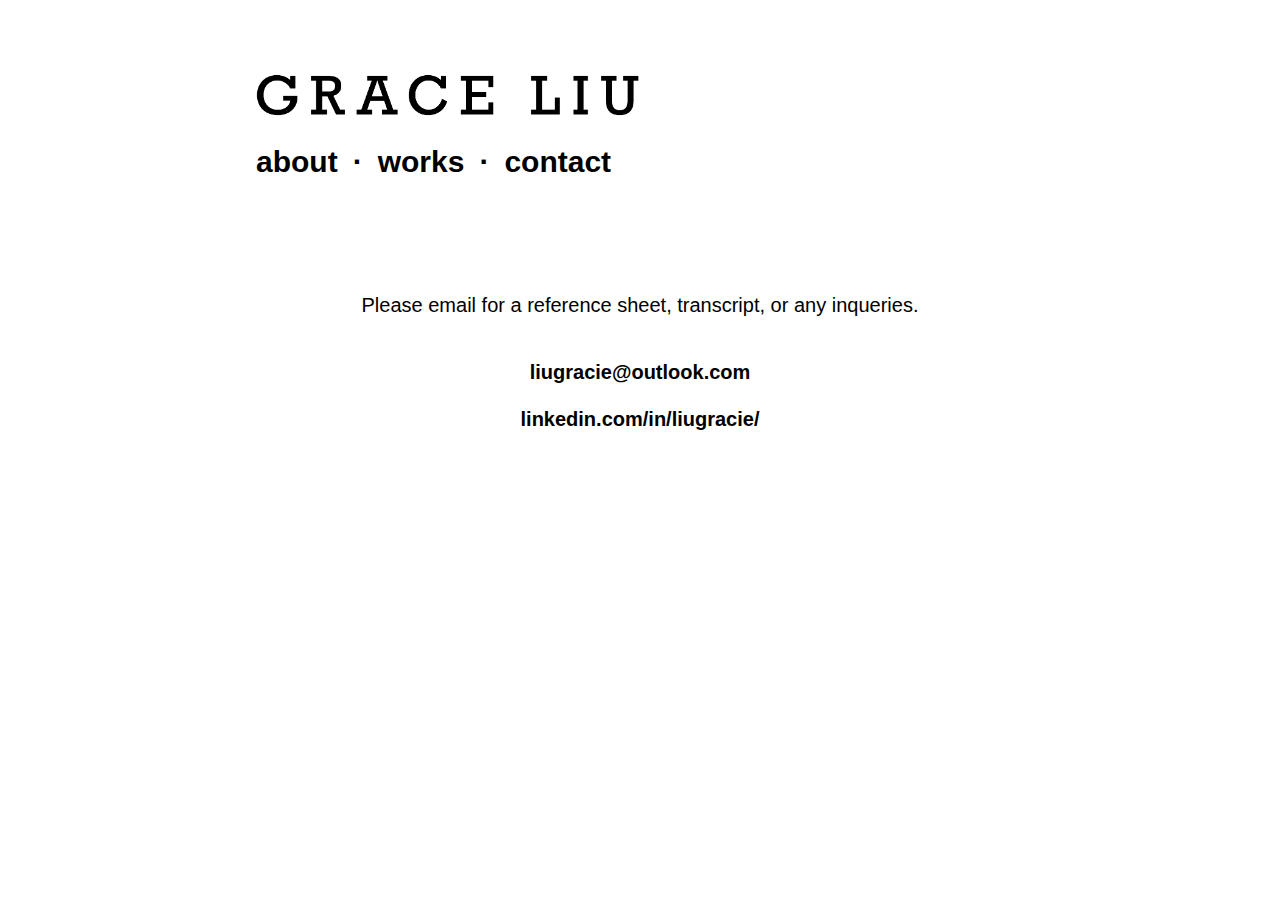
<file: contact.html>
<!DOCTYPE html>
<html lang="en">

<head>
    <meta charset="UTF-8">
    <meta name="viewport" content="width=device-width, initial-scale=1.0">
    <title>Contact</title> 
    <link rel="icon" type="image/icon" href="GreenTurtle.png">
    <link rel="stylesheet" href="style.css">
</head>

<body>

    <div class="wrapper"> 
        <home>
           <a href="index.html"><image class="home" src="Home.png"></image></a>
        </home>
        
        <nav class="navbar">
          <ul>
            <li>
              <a href="about.html"><strong>about</strong></a>
            </li>
            <li>
              <strong>&middot</strong>
            </li>
            <li>
              <a href="works.html"><strong>works</strong></a>
            </li>
            <li>
              <strong>&middot</strong>
            </li>
            <li>
              <a href="contact.html"><strong>contact</strong></a>
             </li>
          </ul>
        </nav>
  
        <article class="contact">
          <h3>
            Please email for a reference sheet, transcript, or any inqueries. 
          <h3> 
        </article> 

        <list class="list">
            <ul>
                <li>
                  <a href="mailto:liugracie@outlook.com"><strong>liugracie@outlook.com</strong></a>
                </li>
                <li>
                  <a href="#"><strong>linkedin.com/in/liugracie/</strong></a>
                </li>
              </ul>
        </list>
      </div>
    
</body>

</html>
</file>
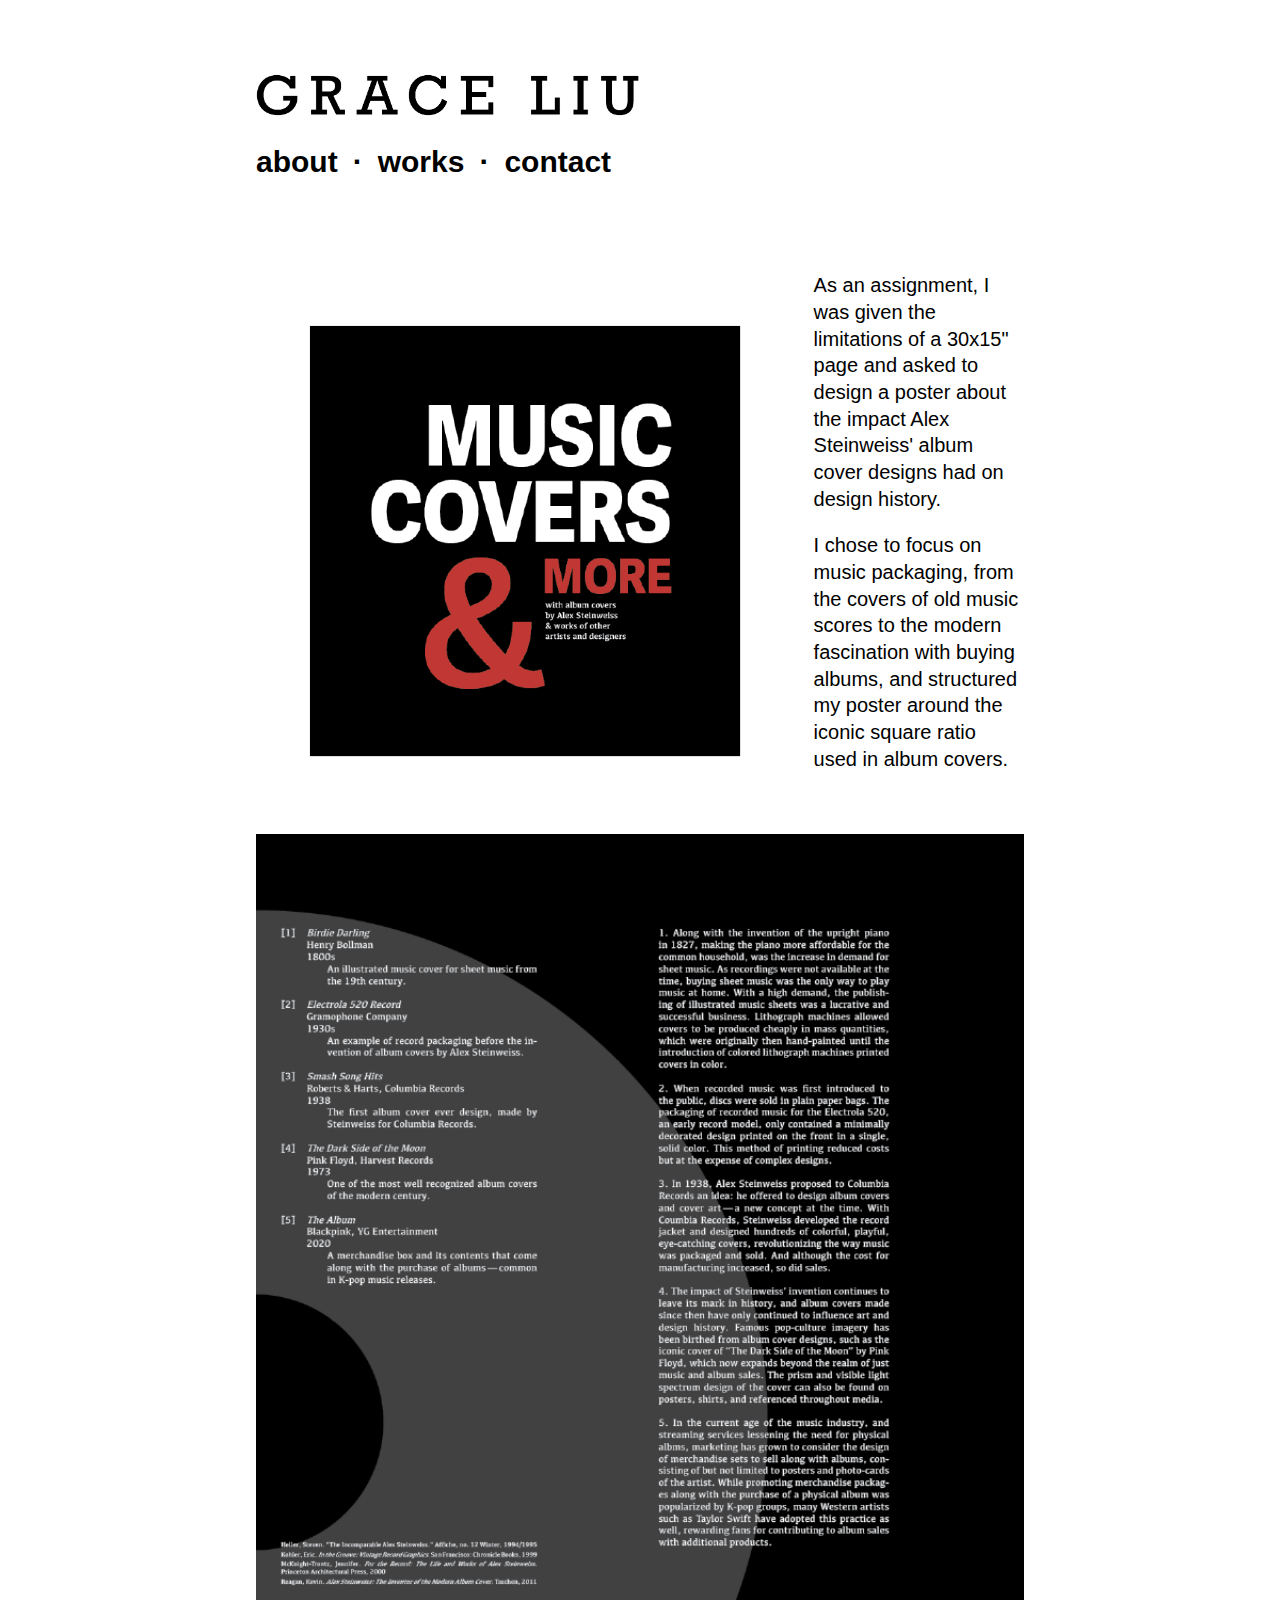
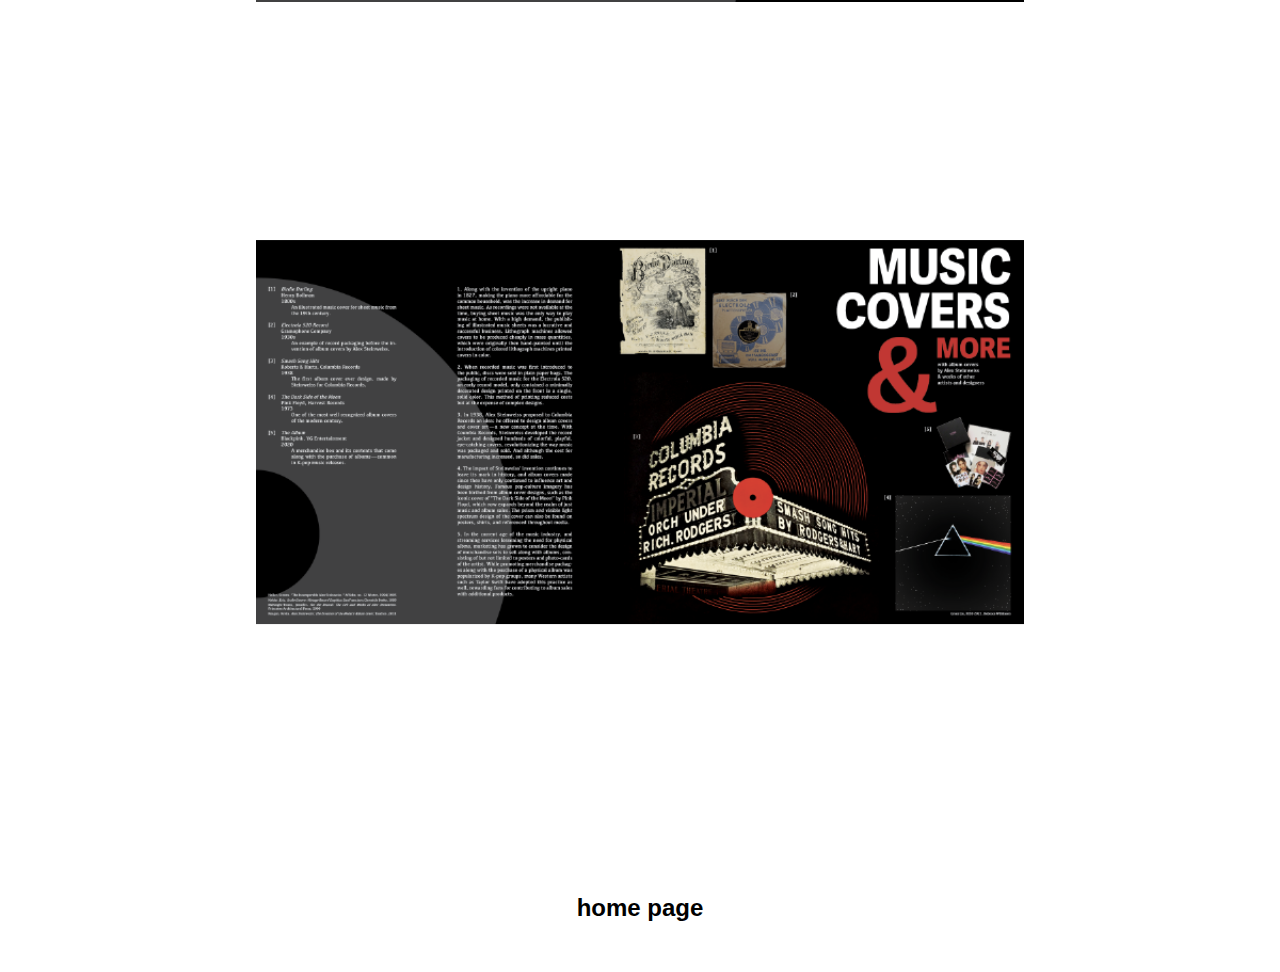
<file: project10.html>
<!DOCTYPE html>
<html lang="en">

<head>
    <meta charset="UTF-8">
    <meta name="viewport" content="width=device-width, initial-scale=1.0">
    <title>Grace Liu - Portfolio</title> 
    <link rel="icon" type="image/icon" href="Icon.png">
    <link rel="stylesheet" href="style.css">
</head>

<body>

    <div class="wrapper"> 
      <home>
        <a href="index.html"><image class="home" src="Home.png"></image></a>
      </home>
      
      <nav class="navbar">
        <ul>
          <li>
            <a href="about.html"><strong>about</strong></a>
          </li>
          <li>
            <strong>&middot</strong>
          </li>
          <li>
            <a href="works.html"><strong>works</strong></a>
          </li>
          <li>
            <strong>&middot</strong>
          </li>
          <li>
            <a href="contact.html"><strong>contact</strong></a>
           </li>
        </ul>
      </nav>

      <image>
        <img class="image" src="Music Covers 1.png">
      </image>

      <article class="info"> 
        <h4>
            <strong>Music Covers</strong> 
        </h4>
        <p>
            As an assignment, I was given the limitations of a 30x15" page and 
            asked to design a poster about the impact Alex Steinweiss' album 
            cover designs had on design history. 
        </p> 
        <p>
          I chose to focus on music packaging, from the covers of old music scores 
          to the modern fascination with buying albums, and structured my poster 
          around the iconic square ratio used in album covers. 
        </p> 
      </article> 

      <image>
        <img class="project" src="Music Covers 3.png">
      </image>
      <image>
        <img class="project" src="Music Covers 4.png">
      </image>
    </div>
    
    <h1>
      <a href="index.html" class="button"><strong>home page</strong></a>
    </h1>

  </body>

</html>
</file>
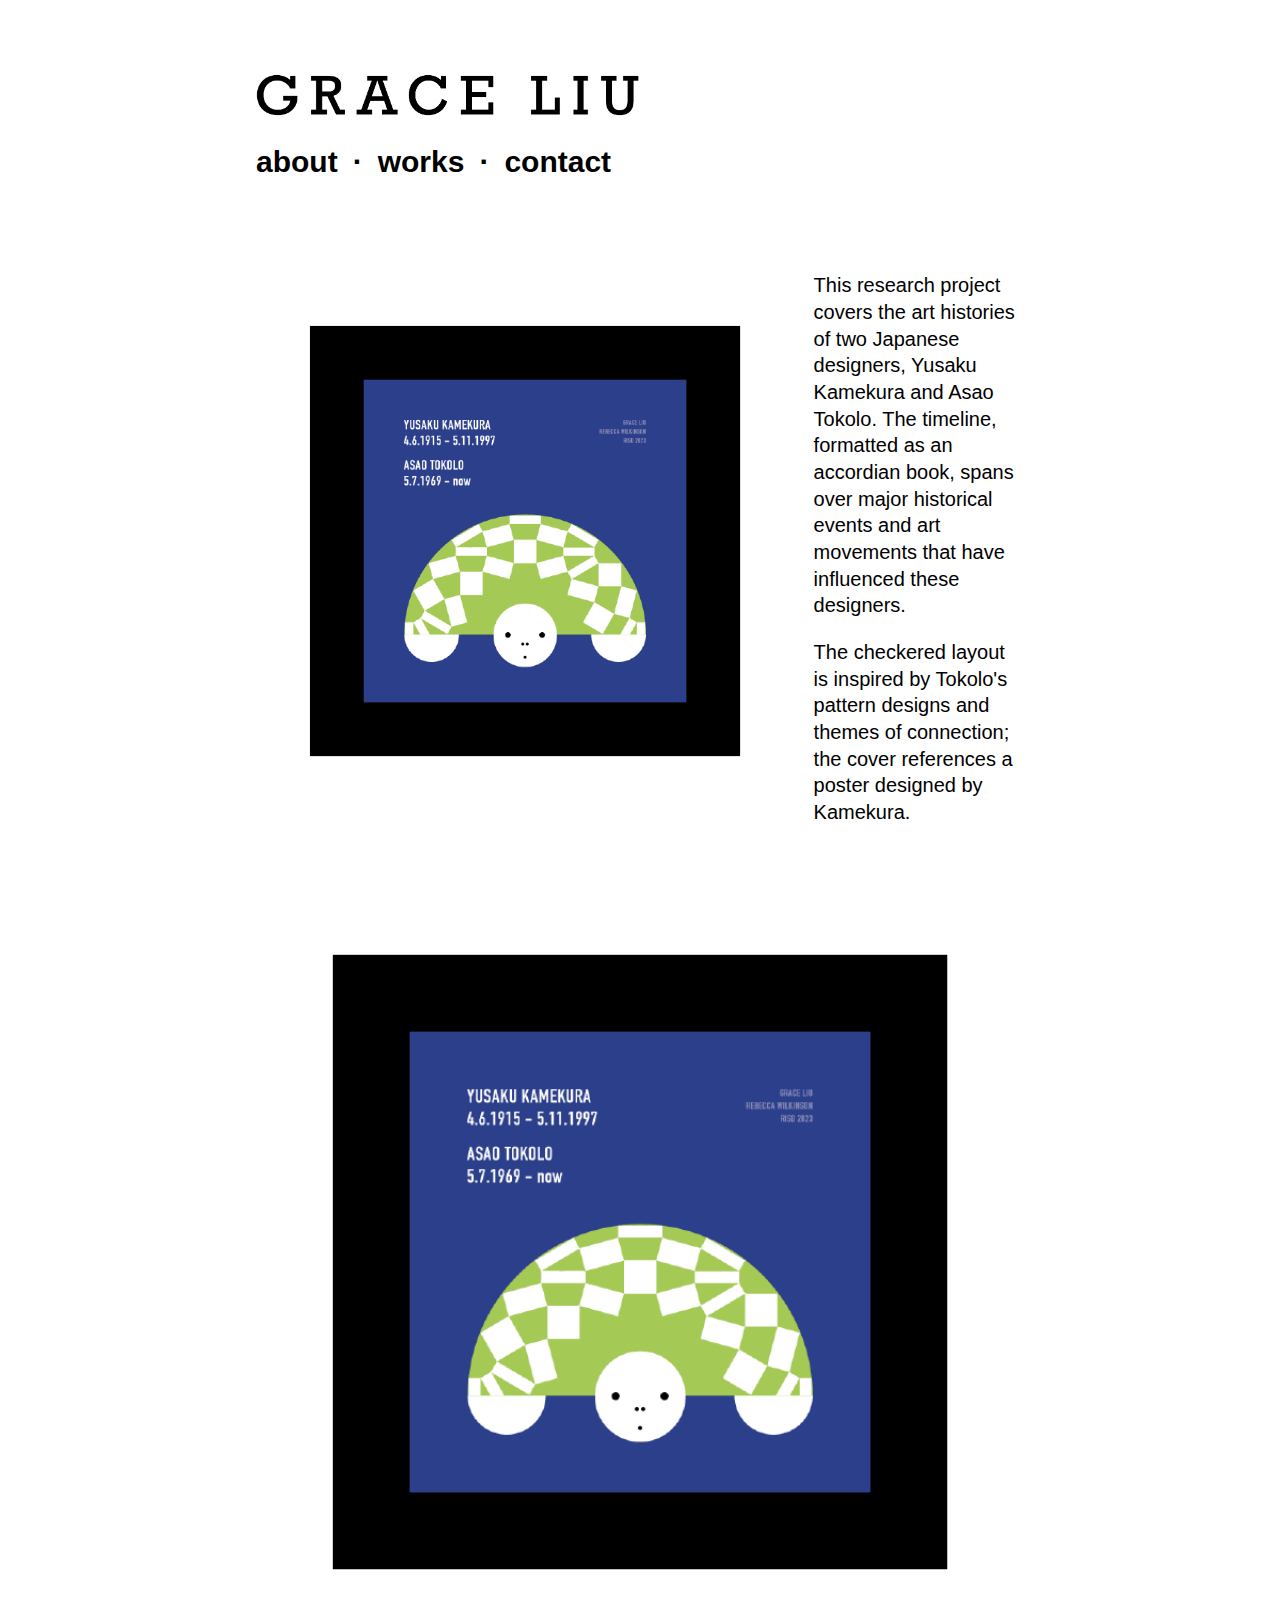
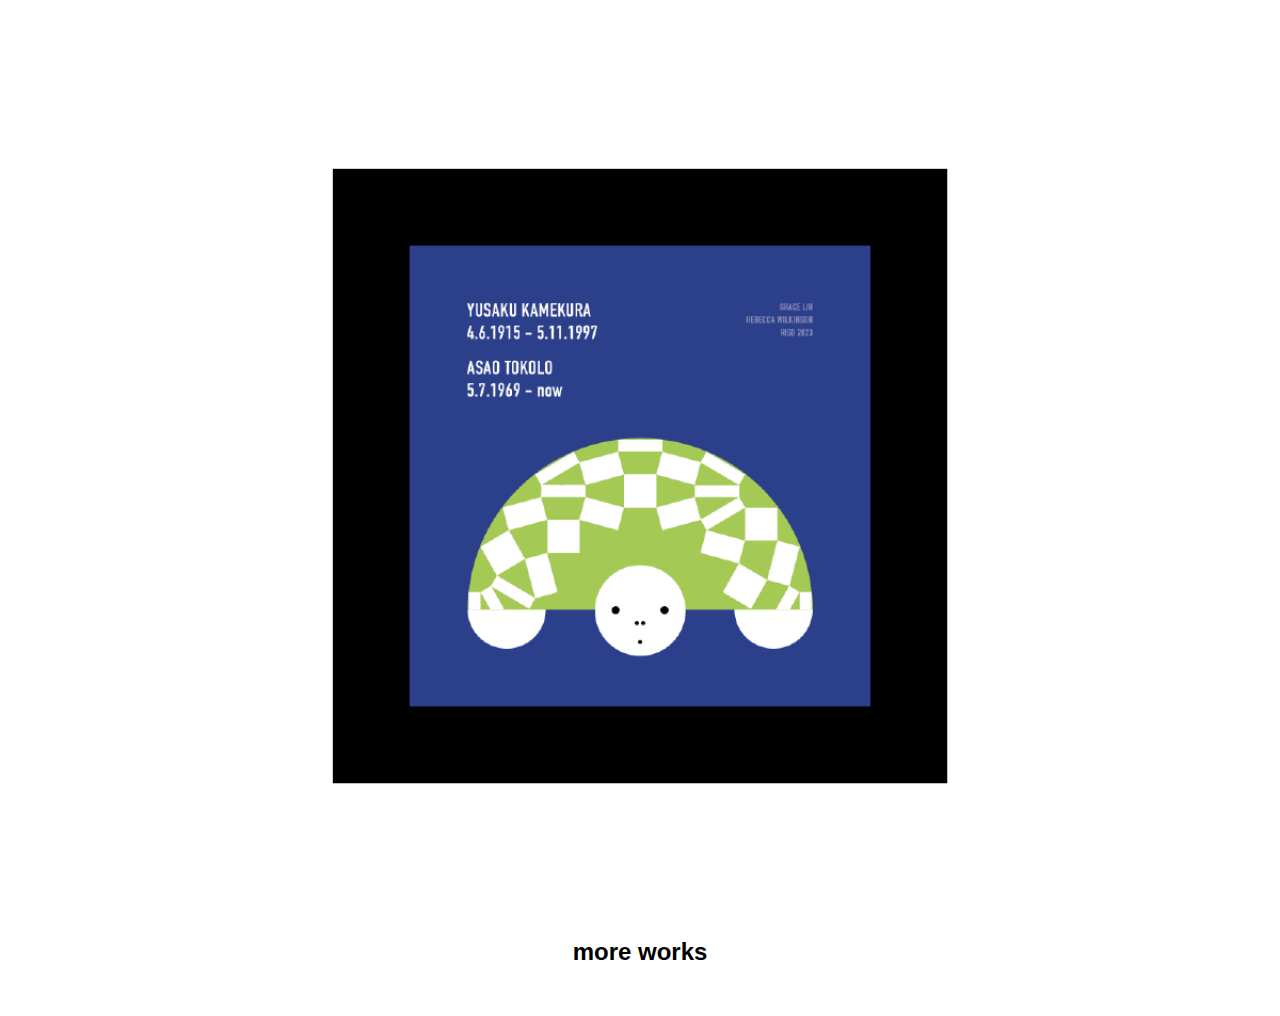
<file: project3.html>
<!DOCTYPE html>
<html lang="en">

<head>
    <meta charset="UTF-8">
    <meta name="viewport" content="width=device-width, initial-scale=1.0">
    <title>Grace Liu - Portfolio</title> 
    <link rel="icon" type="image/icon" href="Icon.png">
    <link rel="stylesheet" href="style.css">
</head>

<body>

    <div class="wrapper"> 
      <home>
        <a href="index.html"><image class="home" src="Home.png"></image></a>
      </home>
      
      <nav class="navbar">
        <ul>
          <li>
            <a href="about.html"><strong>about</strong></a>
          </li>
          <li>
            <strong>&middot</strong>
          </li>
          <li>
            <a href="works.html"><strong>works</strong></a>
          </li>
          <li>
            <strong>&middot</strong>
          </li>
          <li>
            <a href="contact.html"><strong>contact</strong></a>
           </li>
        </ul>
      </nav>

      <image>
        <img class="image" src="2Designers 1.png">
      </image>

      <article class="info"> 
        <h4>
            <strong>2Designers</strong> 
        </h4>
        <p>
            This research project covers the art histories of two Japanese designers, 
            Yusaku Kamekura and Asao Tokolo. The timeline, formatted as an accordian 
            book, spans over major historical events and art movements that have 
            influenced these designers. 
        </p> 
        <p>
            The checkered layout is inspired by Tokolo's pattern designs and themes of 
            connection; the cover references a poster designed by Kamekura. 
        </p> 
      </article> 

      <image>
        <img class="project" src="2Designers 1.png">
      </image>
      <image>
        <img class="project" src="2Designers 1.png">
      </image>
    </div>

    <div class="footer">
      <h1>
        <a href="project4.html"><strong>more works</strong></a>
      </h1>
    </div>
  </body>

</html>
</file>
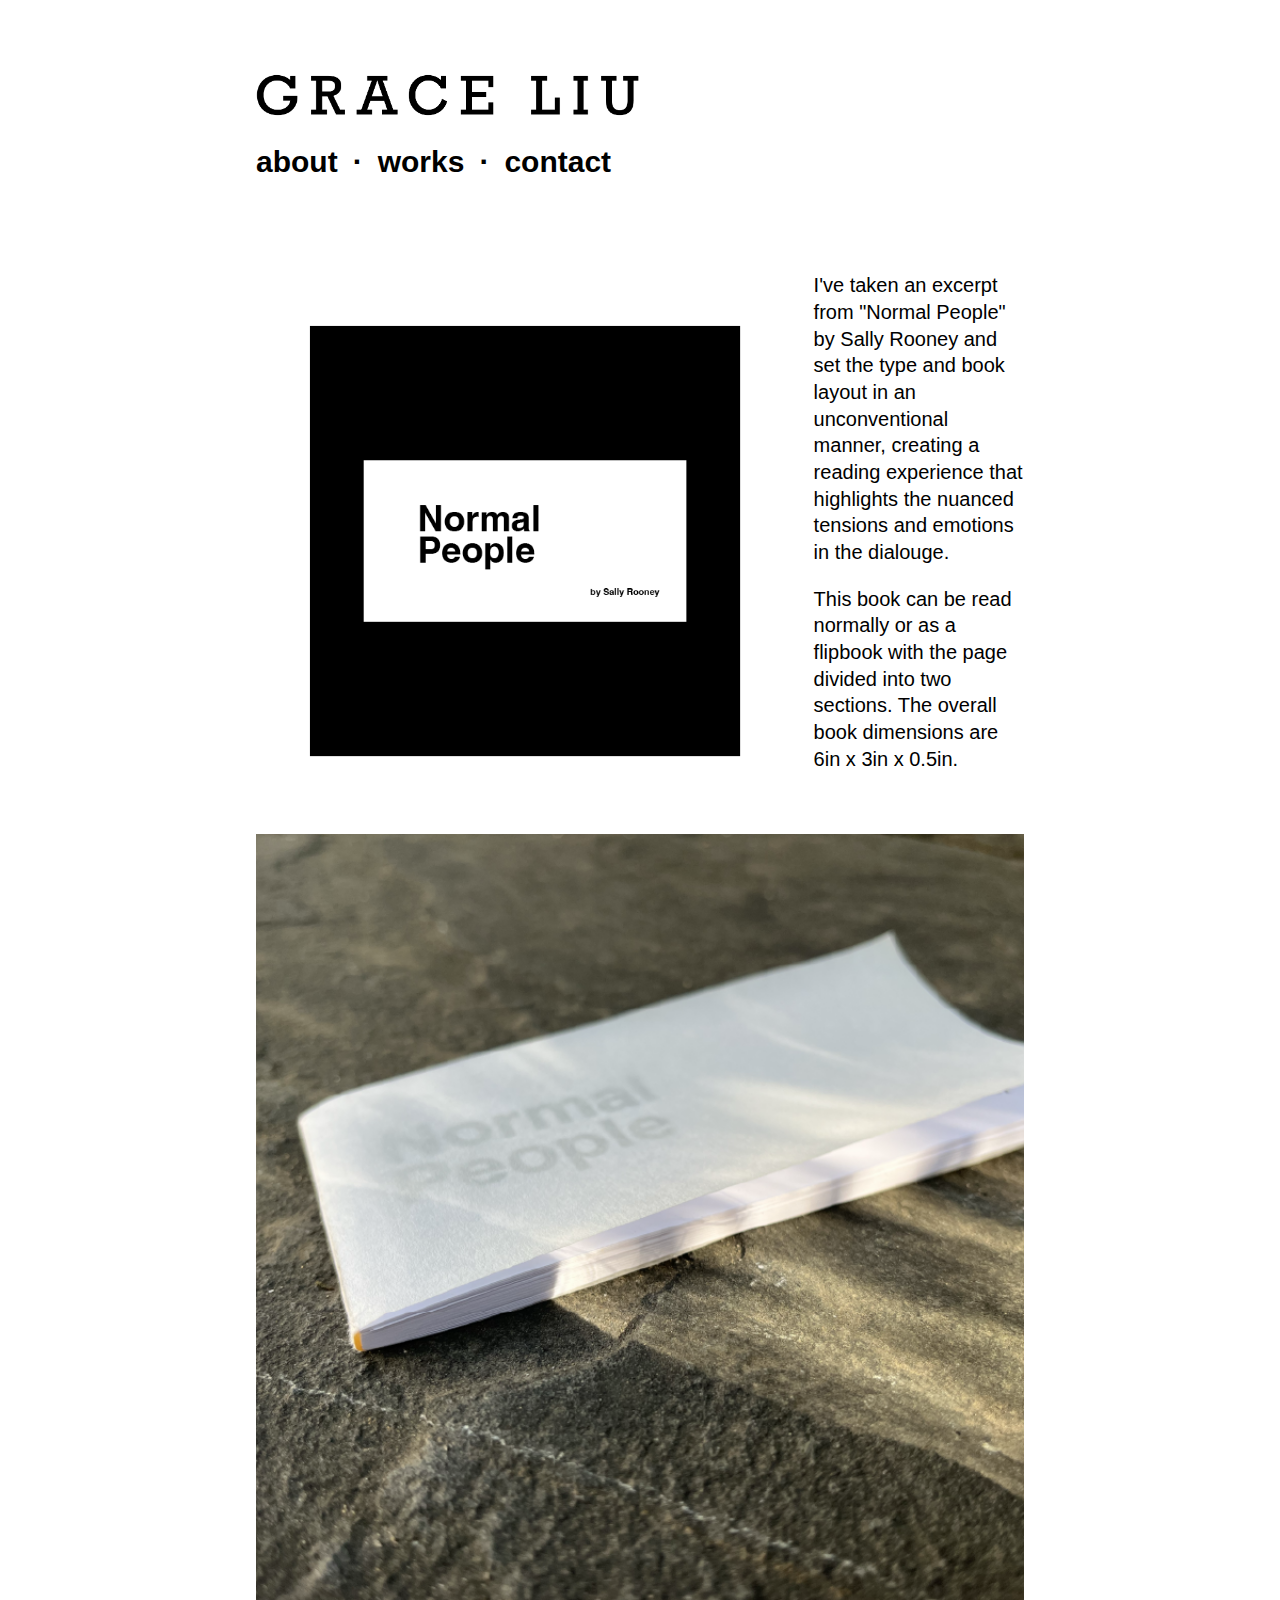
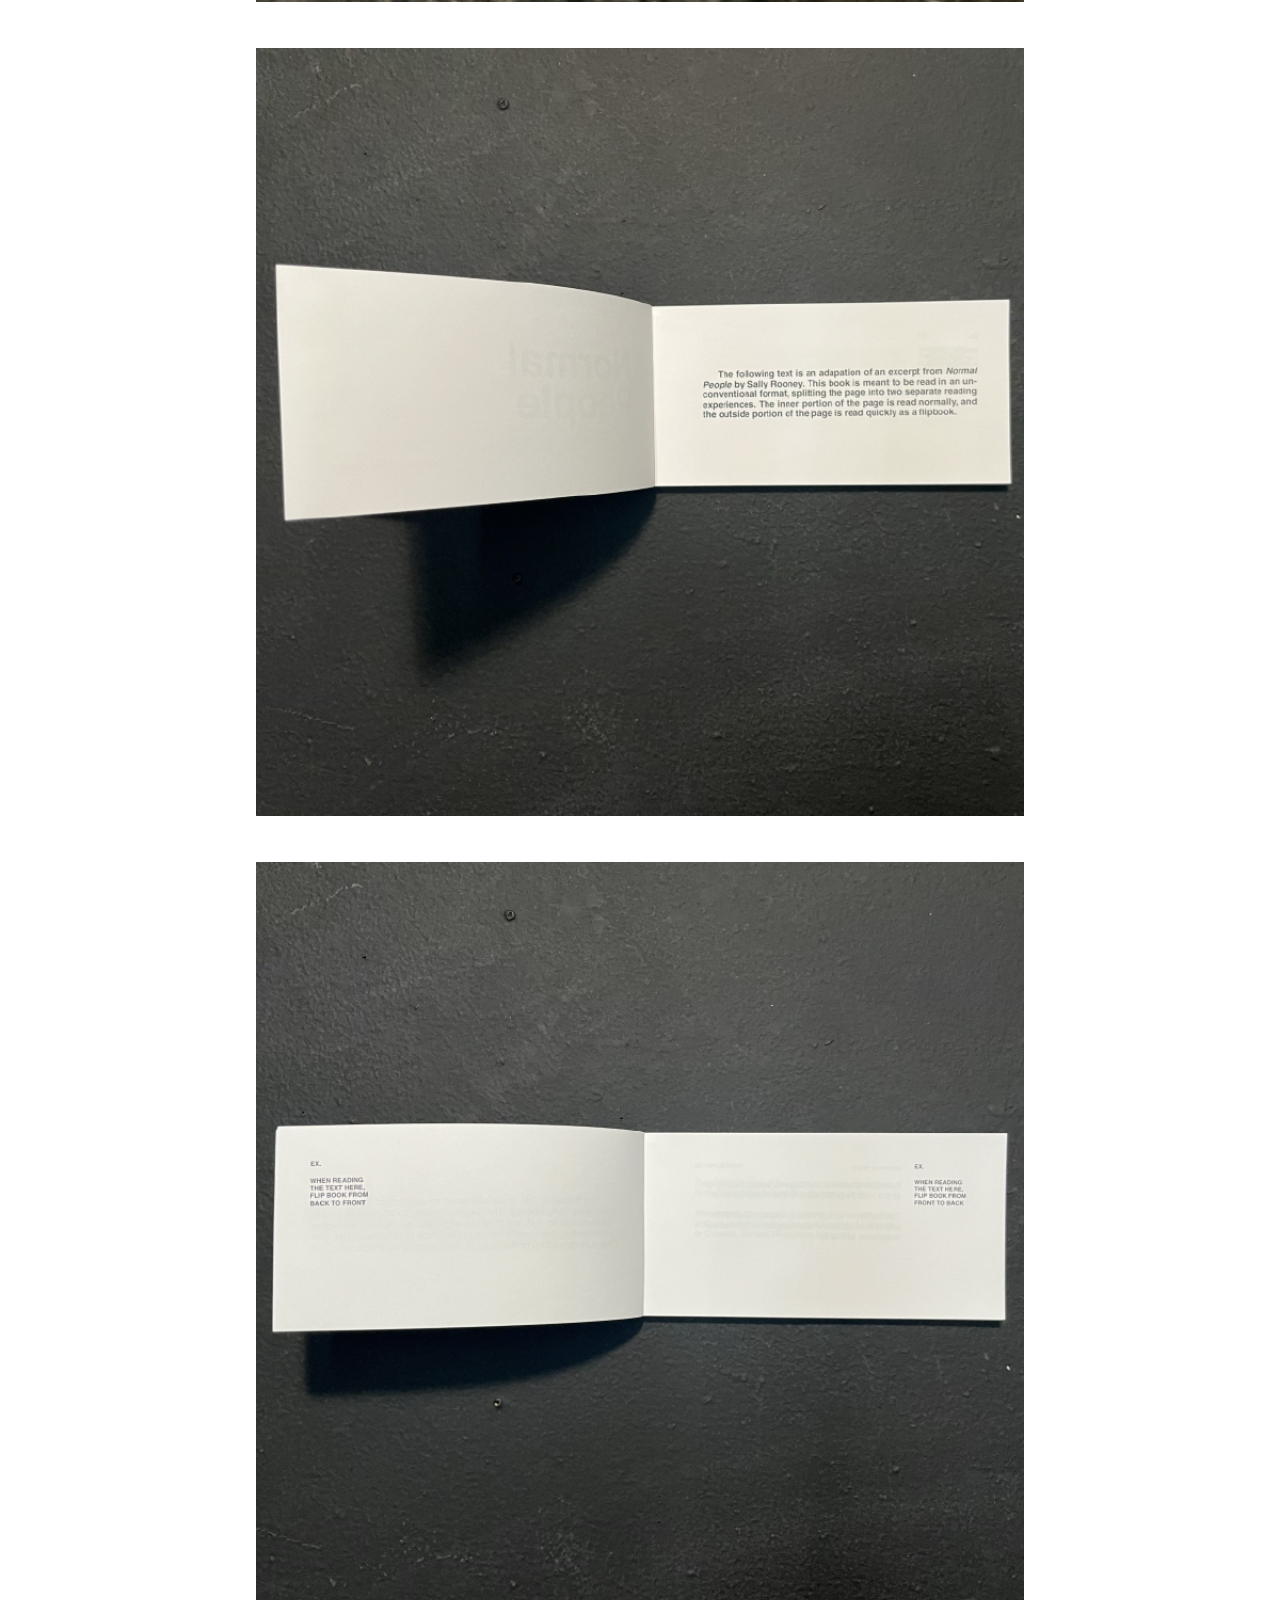
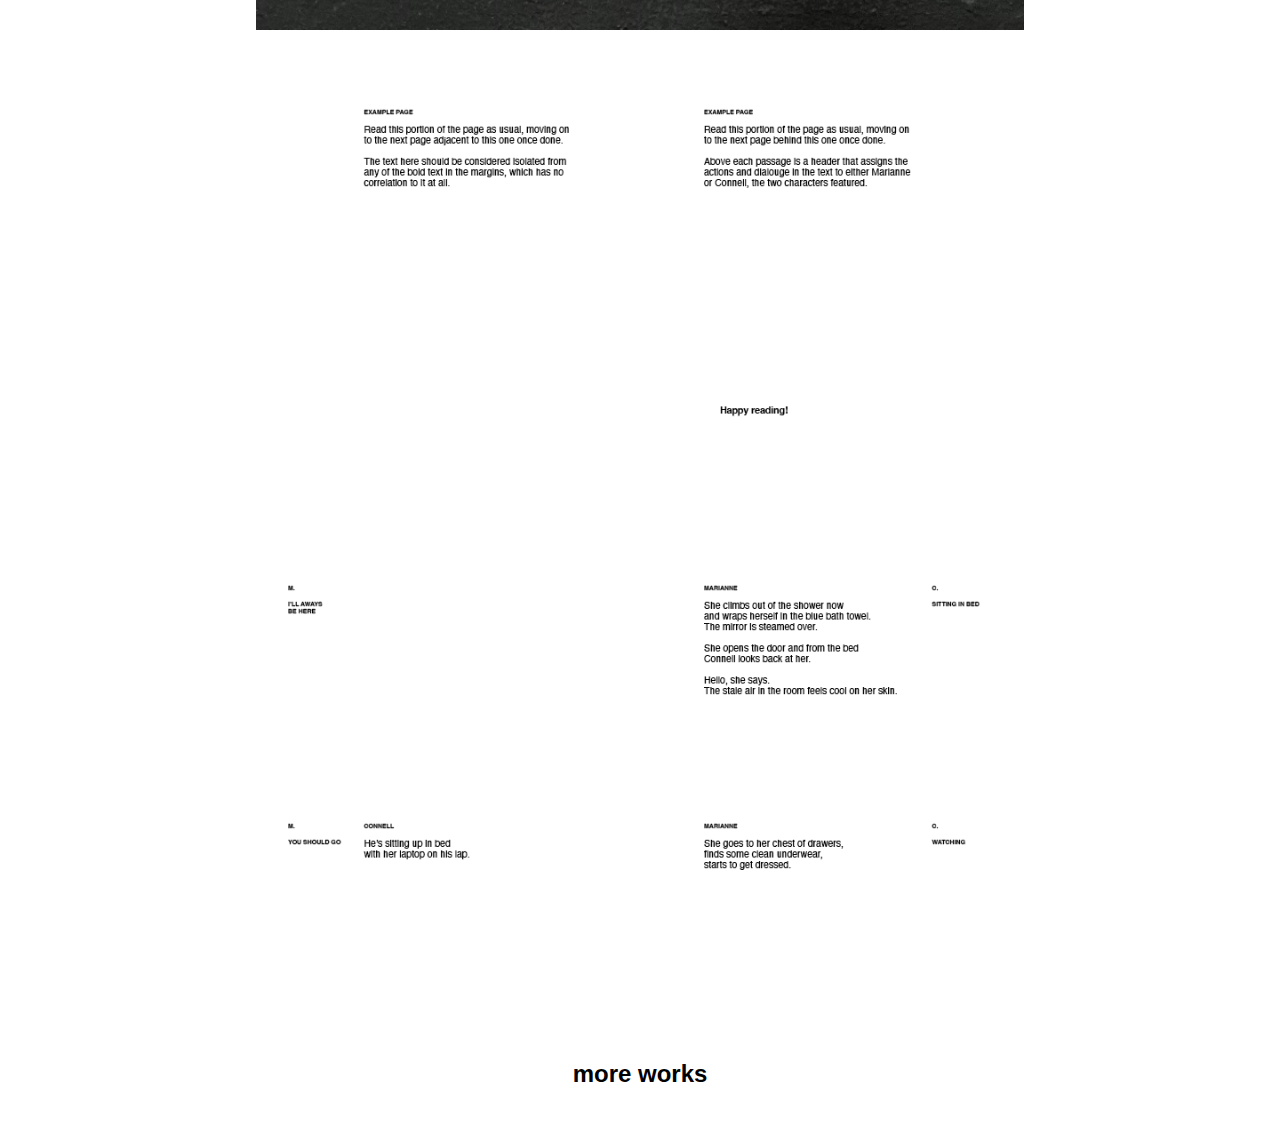
<file: project4.html>
<!DOCTYPE html>
<html lang="en">

<head>
    <meta charset="UTF-8">
    <meta name="viewport" content="width=device-width, initial-scale=1.0">
    <title>Grace Liu - Portfolio</title> 
    <link rel="icon" type="image/icon" href="Icon.png">
    <link rel="stylesheet" href="style.css">
</head>

<body>

    <div class="wrapper"> 
      <home>
        <a href="index.html"><image class="home" src="Home.png"></image></a>
      </home>
      
      <nav class="navbar">
        <ul>
          <li>
            <a href="about.html"><strong>about</strong></a>
          </li>
          <li>
            <strong>&middot</strong>
          </li>
          <li>
            <a href="works.html"><strong>works</strong></a>
          </li>
          <li>
            <strong>&middot</strong>
          </li>
          <li>
            <a href="contact.html"><strong>contact</strong></a>
           </li>
        </ul>
      </nav>

      <image>
        <img class="image" src="Normal People 1.png">
      </image>

      <article class="info"> 
        <h4>
            <strong>Normal People</strong> 
        </h4>
        <p>
            I've taken an excerpt from "Normal People" by Sally Rooney and set the 
            type and book layout in an unconventional manner, creating a reading 
            experience that highlights the nuanced tensions and emotions in 
            the dialouge. 
        </p> 
        <p>
            This book can be read normally or as a flipbook with the page divided
            into two sections. The overall book dimensions are 6in x 3in x 0.5in. 
        </p> 
      </article> 

      <image>
        <img class="project" src="Normal People 4.png">
      </image>
      <image>
        <img class="project" src="Normal People 5.png">
      </image>
      <image>
        <img class="project" src="Normal People 6.png">
      </image>
      <image>
        <img class="project" src="Normal People 7.png">
      </image>
      <image>
        <img class="project" src="Normal People 8.png">
      </image>
      <image>
        <img class="project" src="Normal People 9.png">
      </image>
      <image>
        <img class="project" src="Normal People 10.png">
      </image>
    </div>
    
    <h1>
      <a href="project5.html" class="button"><strong>more works</strong></a>
    </h1>
  </body>

</html>
</file>
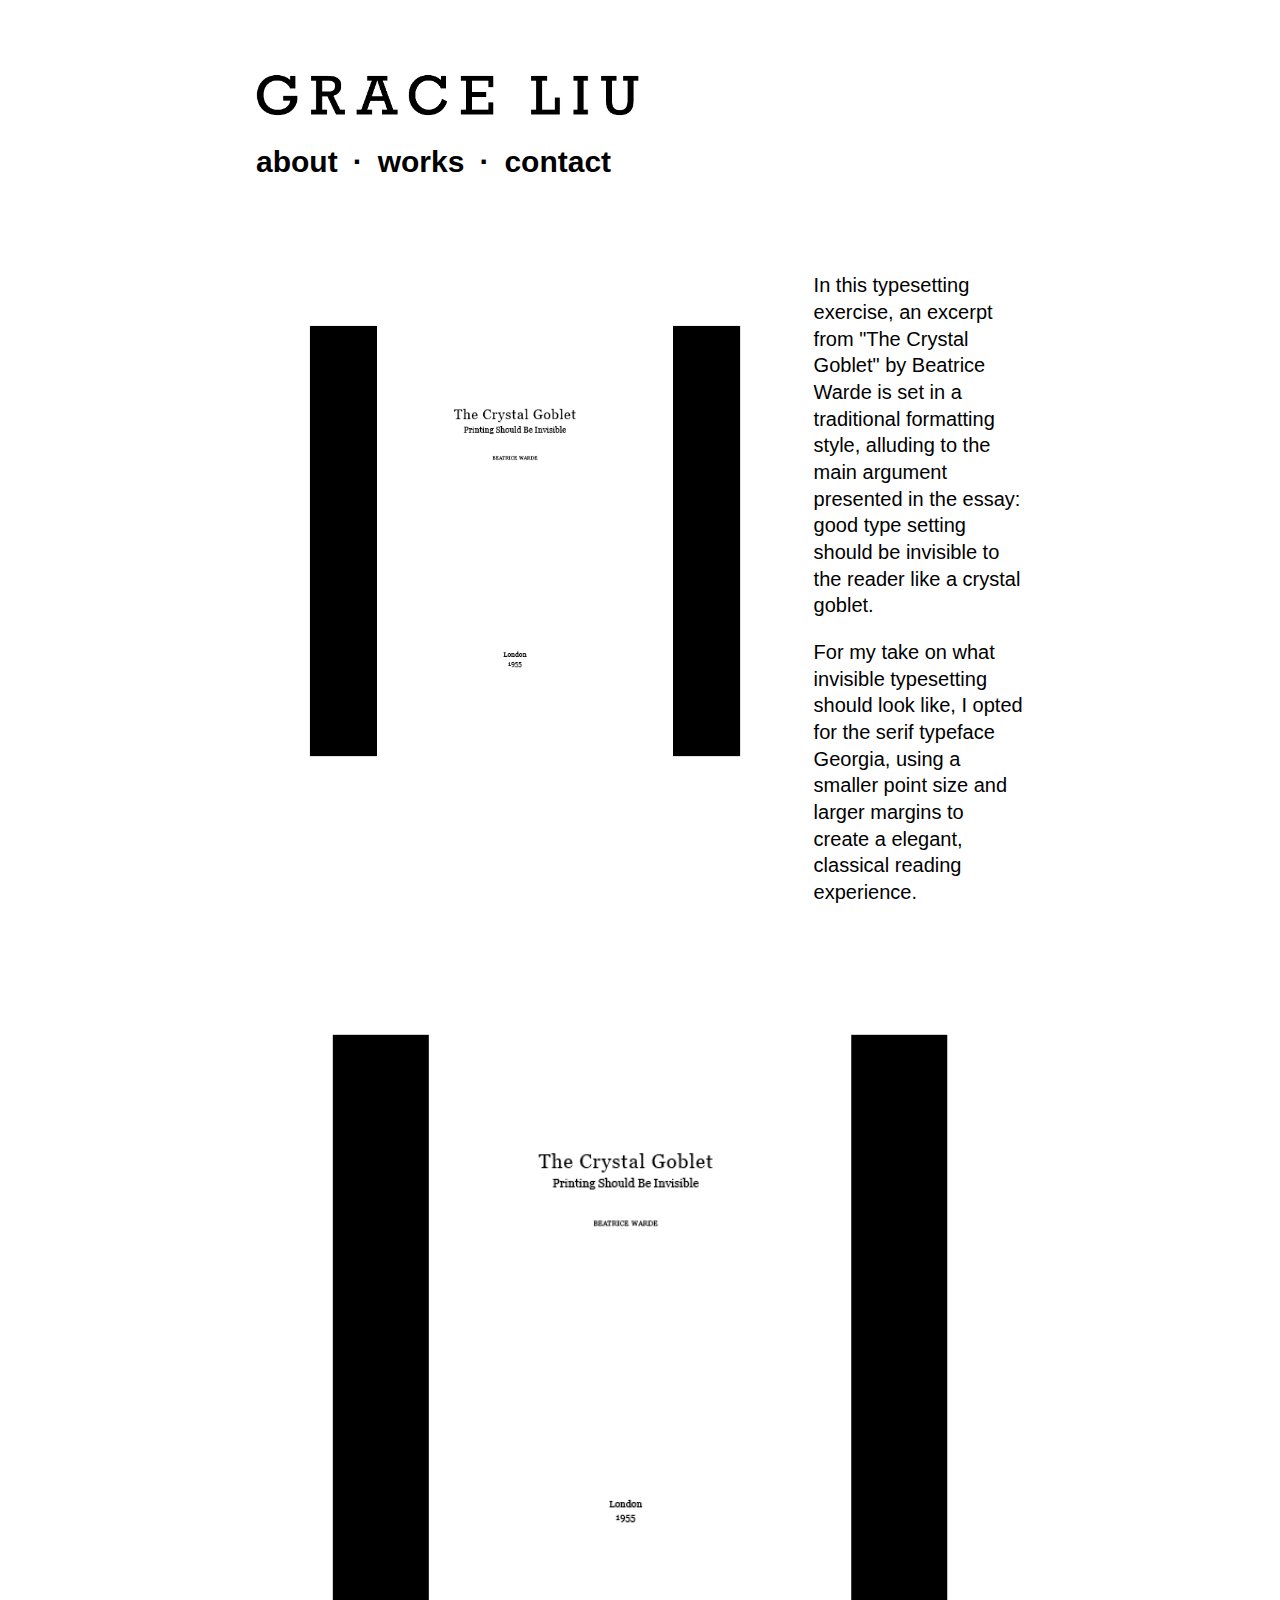
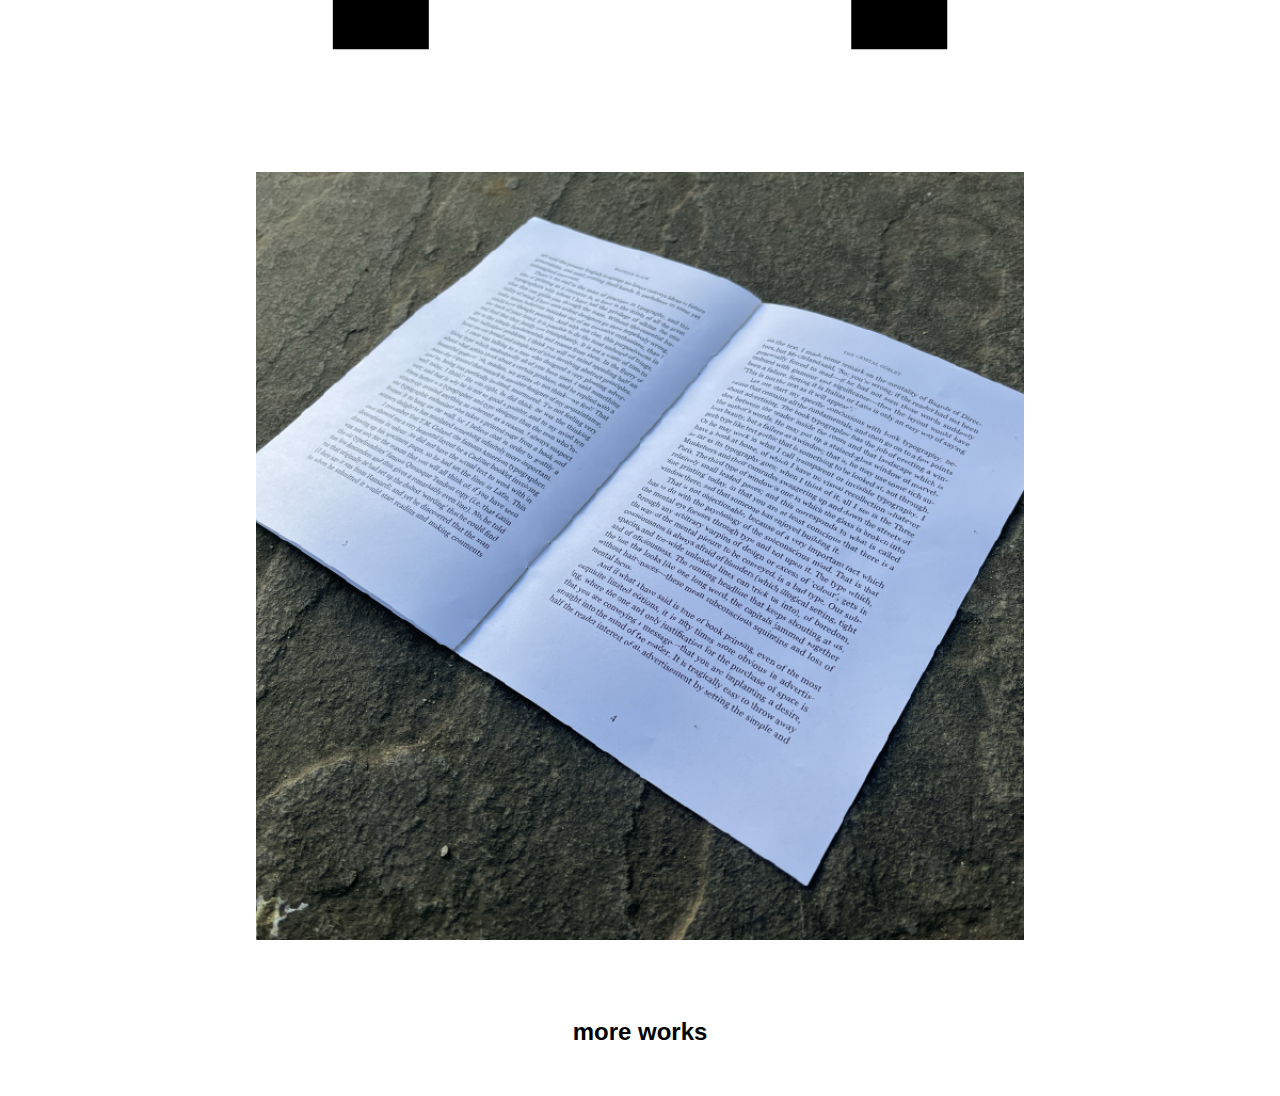
<file: project5.html>
<!DOCTYPE html>
<html lang="en">

<head>
    <meta charset="UTF-8">
    <meta name="viewport" content="width=device-width, initial-scale=1.0">
    <title>Grace Liu - Portfolio</title> 
    <link rel="icon" type="image/icon" href="Icon.png">
    <link rel="stylesheet" href="style.css">
</head>

<body>

    <div class="wrapper"> 
      <home>
        <a href="index.html"><image class="home" src="Home.png"></image></a>
      </home>
      
      <nav class="navbar">
        <ul>
          <li>
            <a href="about.html"><strong>about</strong></a>
          </li>
          <li>
            <strong>&middot</strong>
          </li>
          <li>
            <a href="works.html"><strong>works</strong></a>
          </li>
          <li>
            <strong>&middot</strong>
          </li>
          <li>
            <a href="contact.html"><strong>contact</strong></a>
           </li>
        </ul>
      </nav>

      <image>
        <img class="image" src="Crystal Goblet 1.png">
      </image>

      <article class="info"> 
        <h4>
            <strong>the Crystal Goblet</strong> 
        </h4>
        <p>
            In this typesetting exercise, an excerpt from "The Crystal Goblet" by 
            Beatrice Warde is set in a traditional formatting style, alluding 
            to the main argument presented in the essay: good type setting should 
            be invisible to the reader like a crystal goblet. 
        </p> 
        <p>
            For my take on what invisible typesetting should look like, I opted 
            for the serif typeface Georgia, using a smaller point size and larger 
            margins to create a elegant, classical reading experience. 
        </p> 
      </article> 

      <image>
        <img class="project" src="Crystal Goblet 1.png">
      </image>
      <image>
        <img class="project" src="Crystal Goblet 4.png">
      </image>
    </div>
    
    <div class="footer">
      <h1>
        <a href="project6.html"><strong>more works</strong></a>
      </h1>
    </div>
  </body>

</html>
</file>
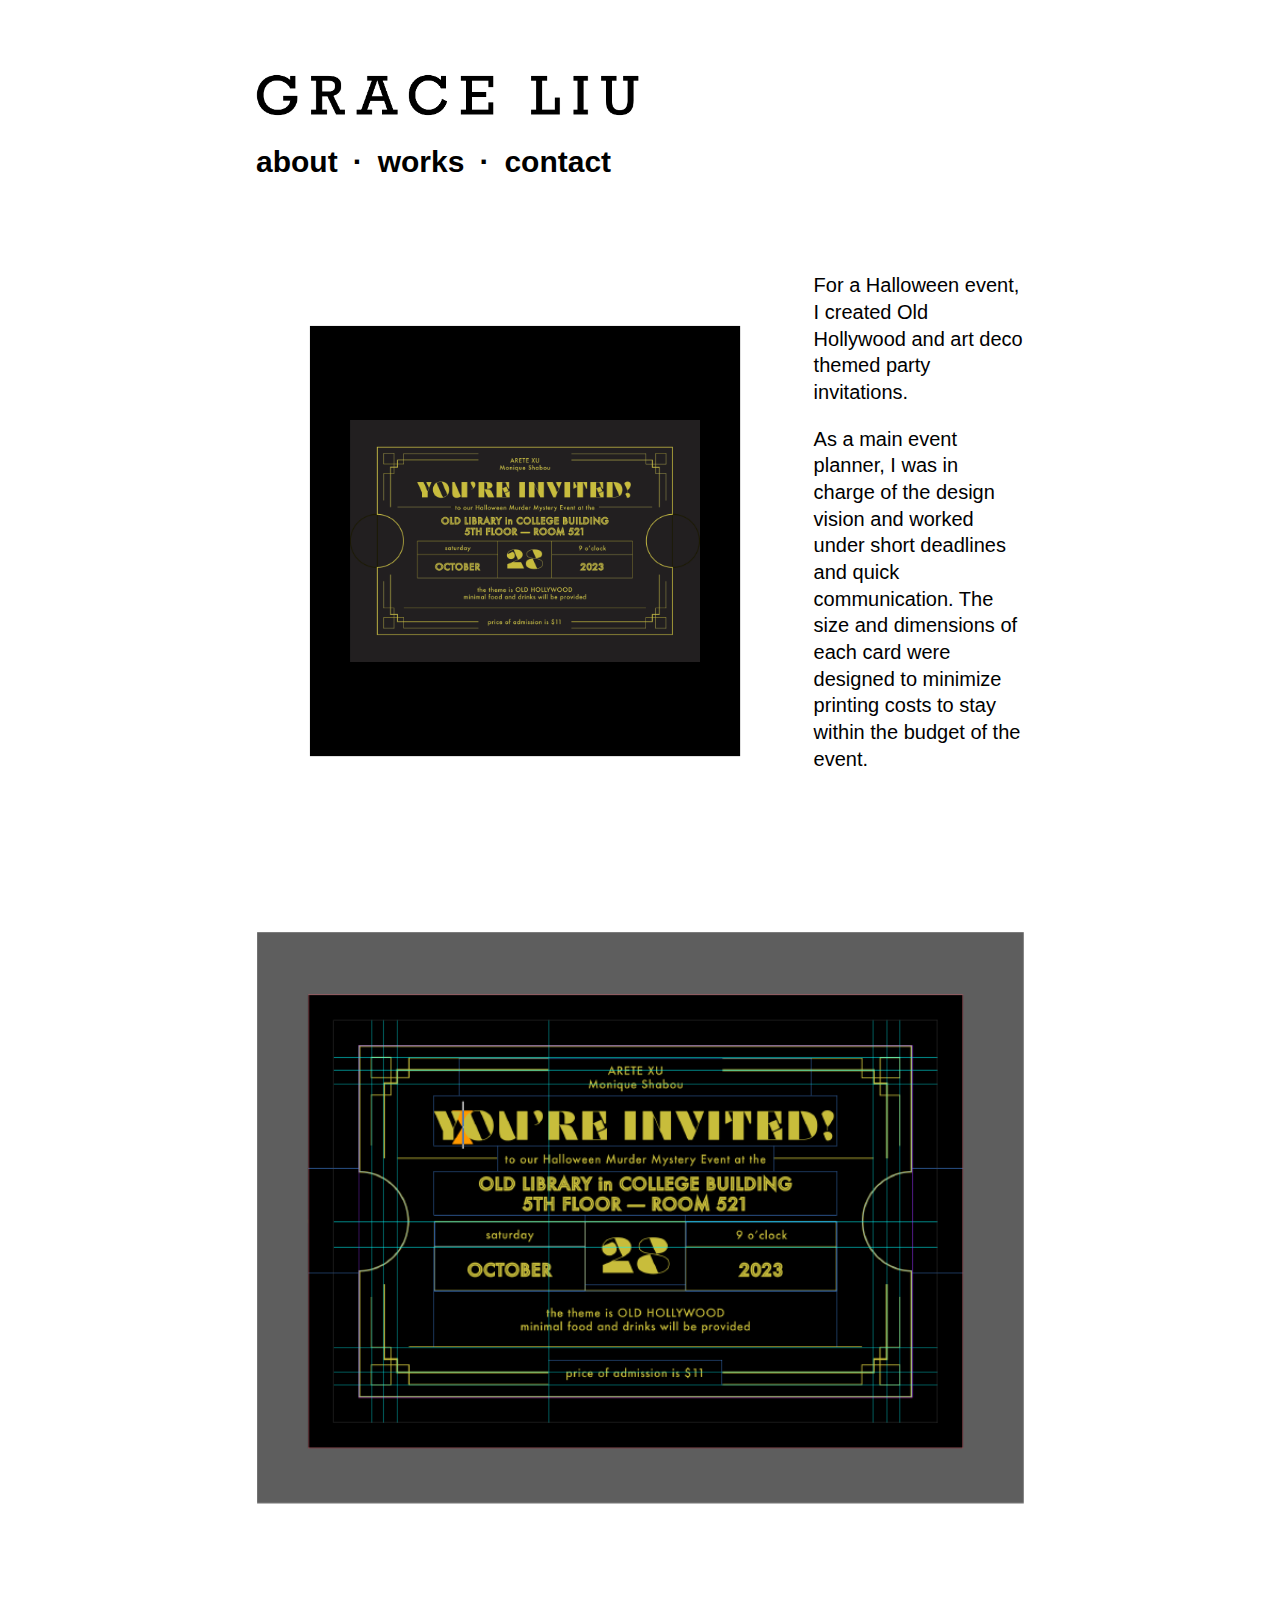
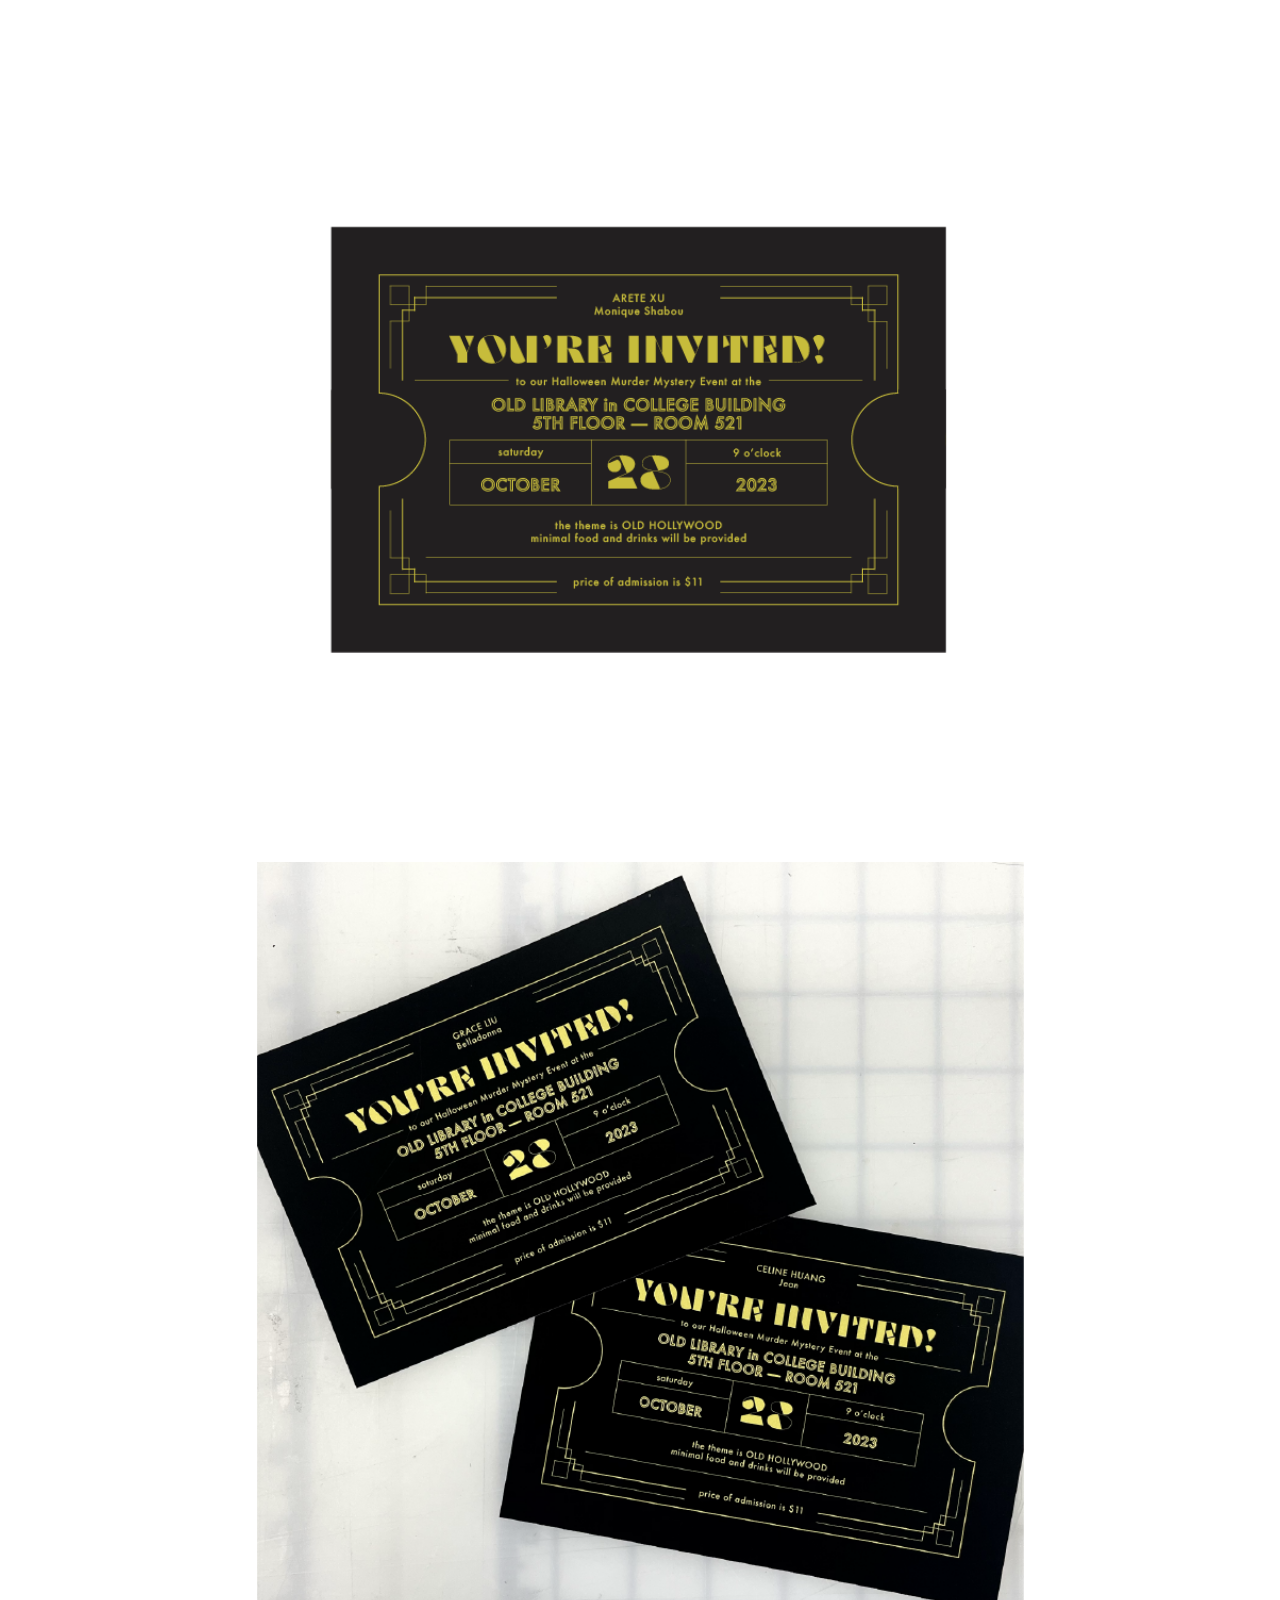
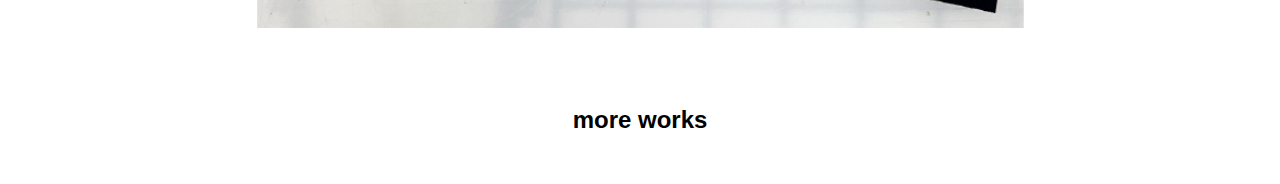
<file: project7.html>
<!DOCTYPE html>
<html lang="en">

<head>
    <meta charset="UTF-8">
    <meta name="viewport" content="width=device-width, initial-scale=1.0">
    <title>Grace Liu - Portfolio</title> 
    <link rel="icon" type="image/icon" href="Icon.png">
    <link rel="stylesheet" href="style.css">
</head>

<body>

    <div class="wrapper"> 
      <home>
        <a href="index.html"><image class="home" src="Home.png"></image></a>
      </home>
      
      <nav class="navbar">
        <ul>
          <li>
            <a href="about.html"><strong>about</strong></a>
          </li>
          <li>
            <strong>&middot</strong>
          </li>
          <li>
            <a href="works.html"><strong>works</strong></a>
          </li>
          <li>
            <strong>&middot</strong>
          </li>
          <li>
            <a href="contact.html"><strong>contact</strong></a>
           </li>
        </ul>
      </nav>

      <image>
        <img class="image" src="Invitation 1.png">
      </image>

      <article class="info"> 
        <h4>
            <strong>Party Invitations</strong> 
        </h4>
        <p>
            For a Halloween event, I created Old Hollywood and art deco themed party 
            invitations.  
        </p> 
        <p>
            As a main event planner, I was in charge of the design vision and worked 
            under short deadlines and quick communication. The size and dimensions of 
            each card were designed to minimize printing costs to stay within the 
            budget of the event. 
        </p> 
      </article> 

      <image>
        <img class="project" src="Invitation 4.png">
      </image>
      <image>
        <img class="project" src="Invitation 3.png">
      </image>
      <image>
        <img class="project" src="Invitation 2.png">
      </image>
    </div>
    
    <h1>
      <a href="project8.html" class="button"><strong>more works</strong></a>
    </h1>

  </body>

</html>
</file>
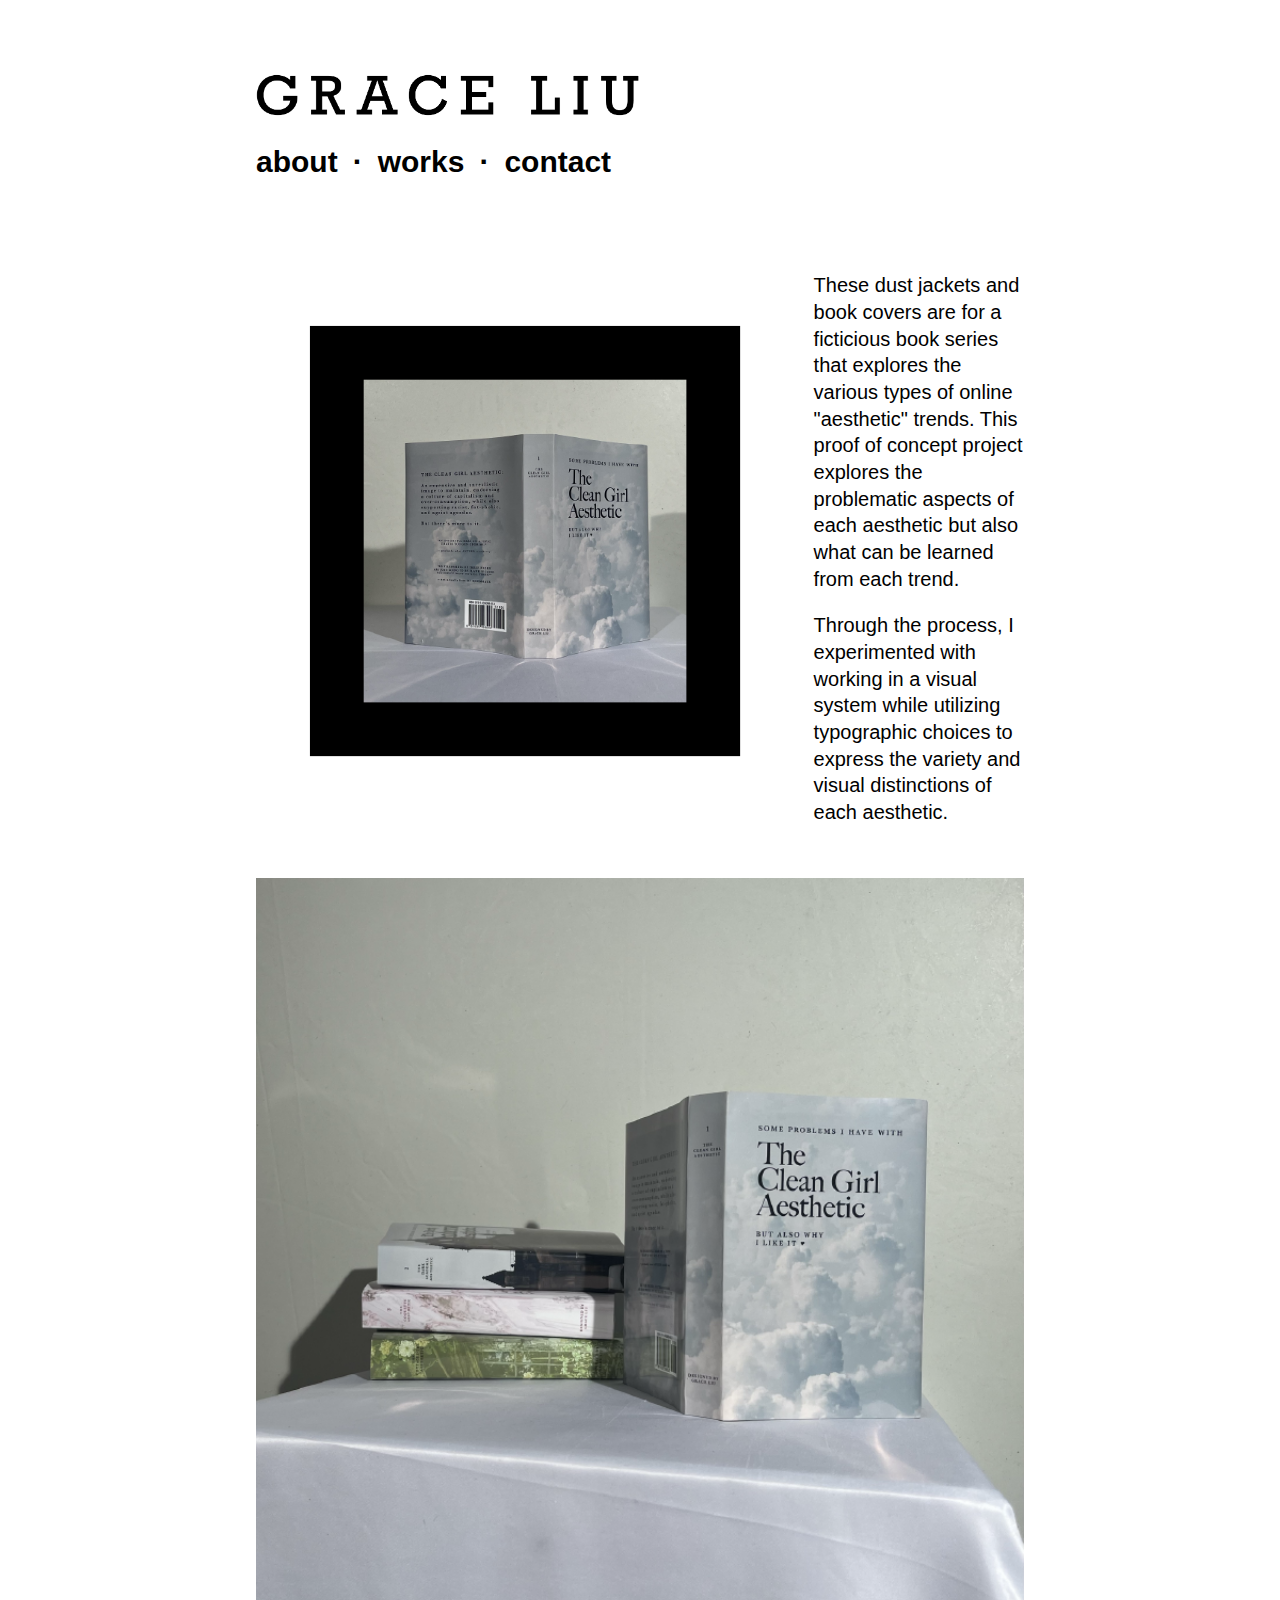
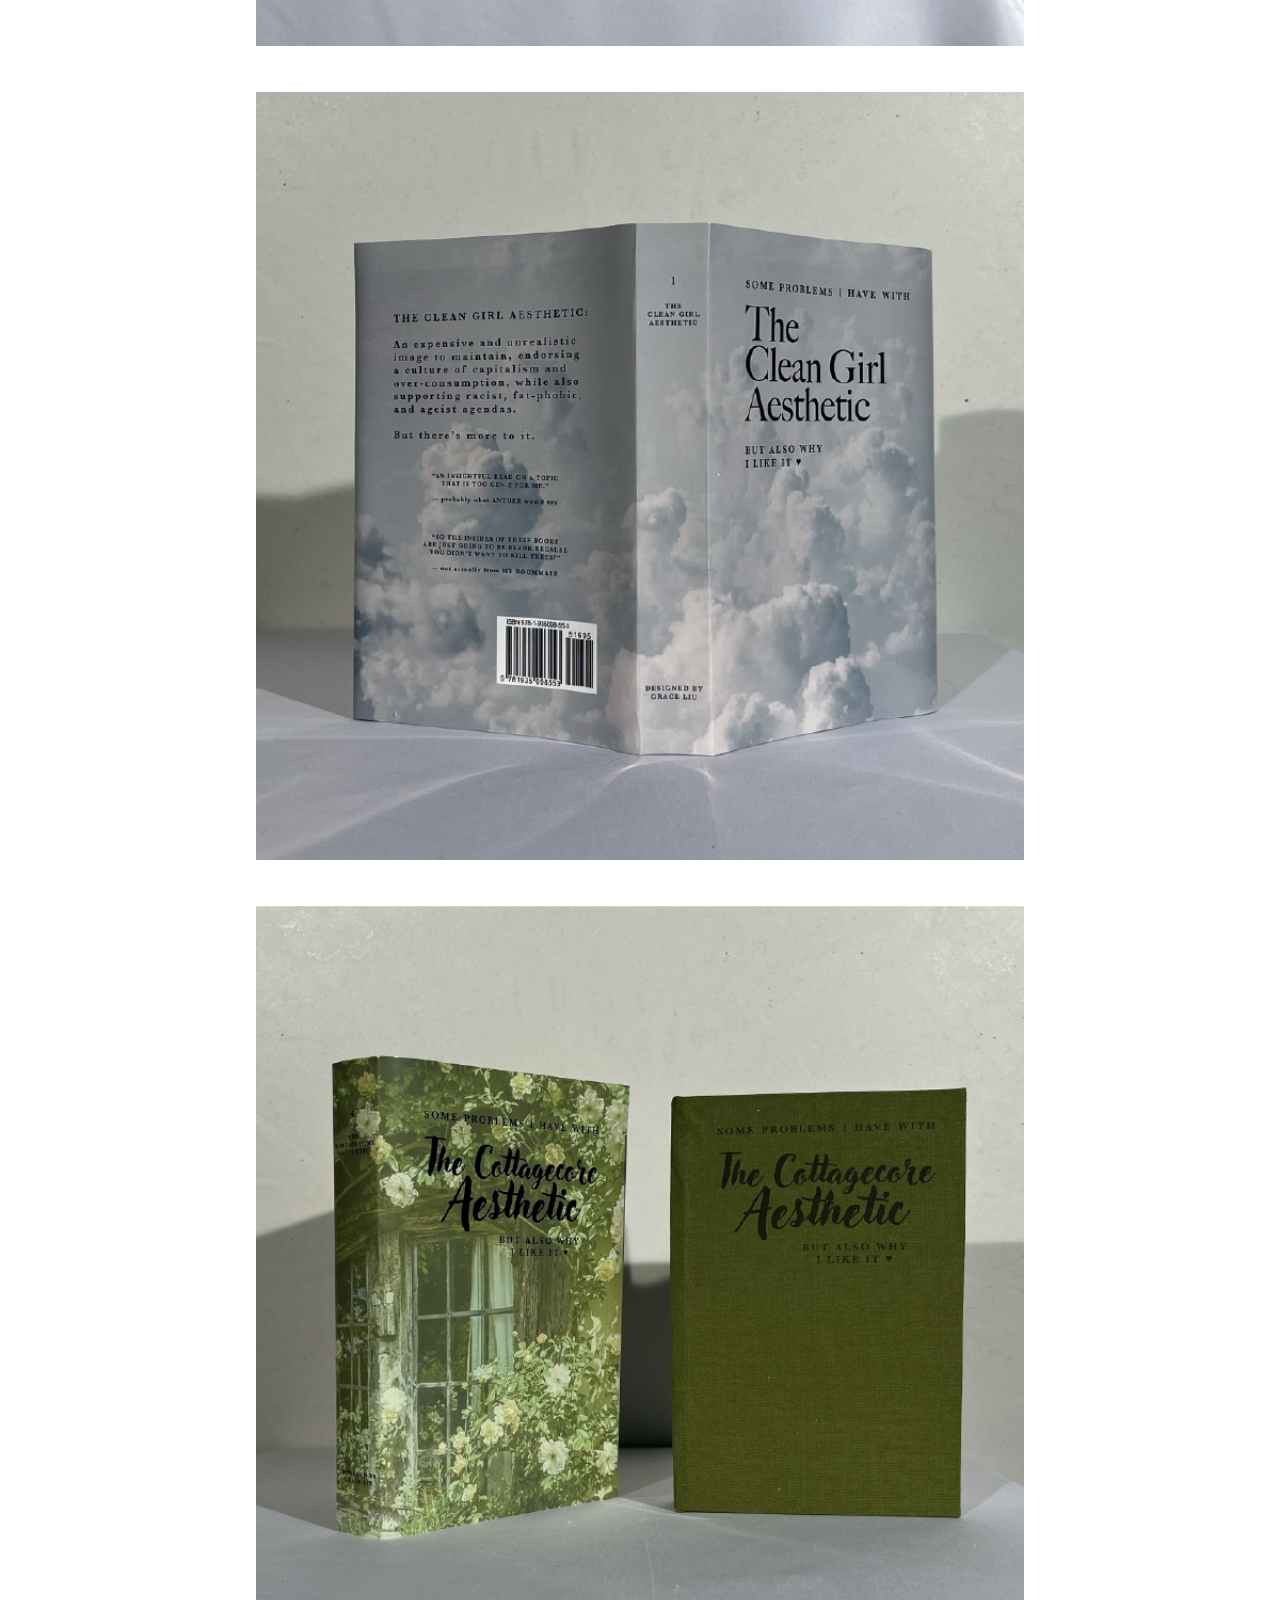
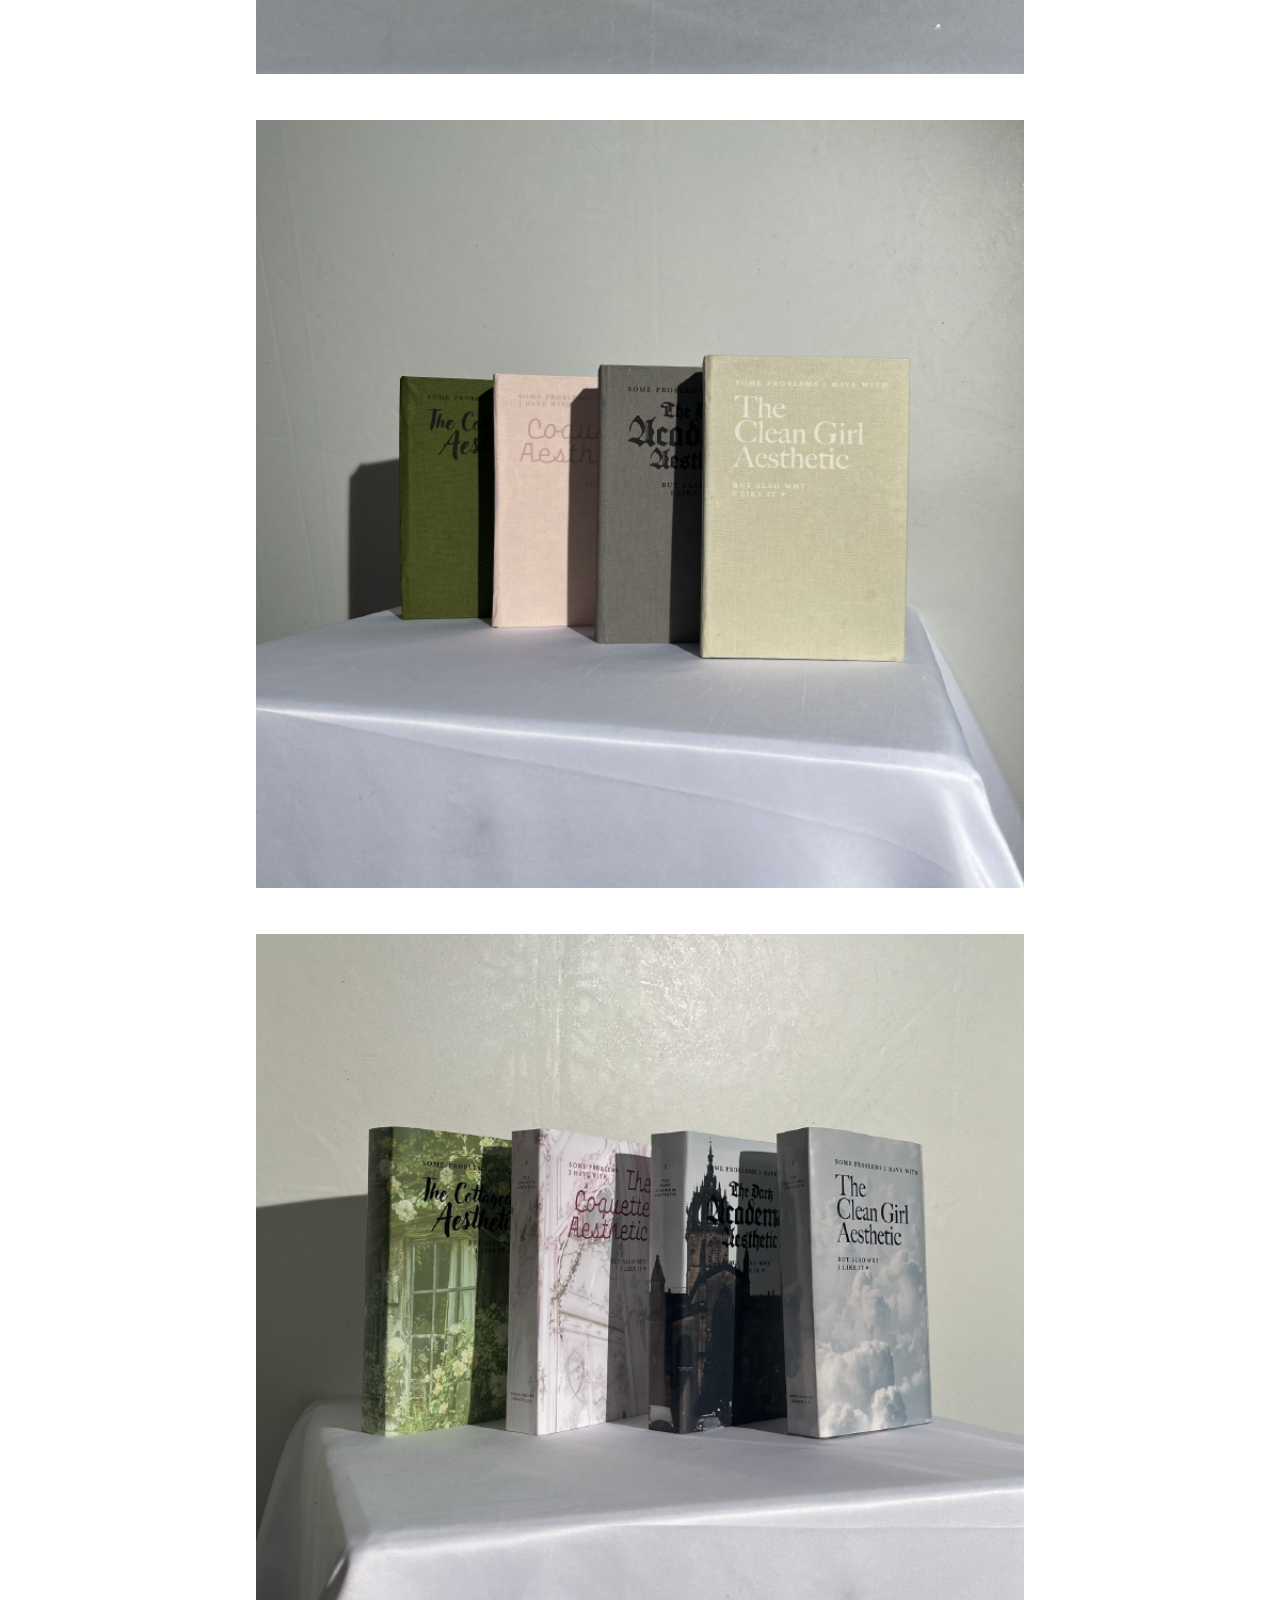
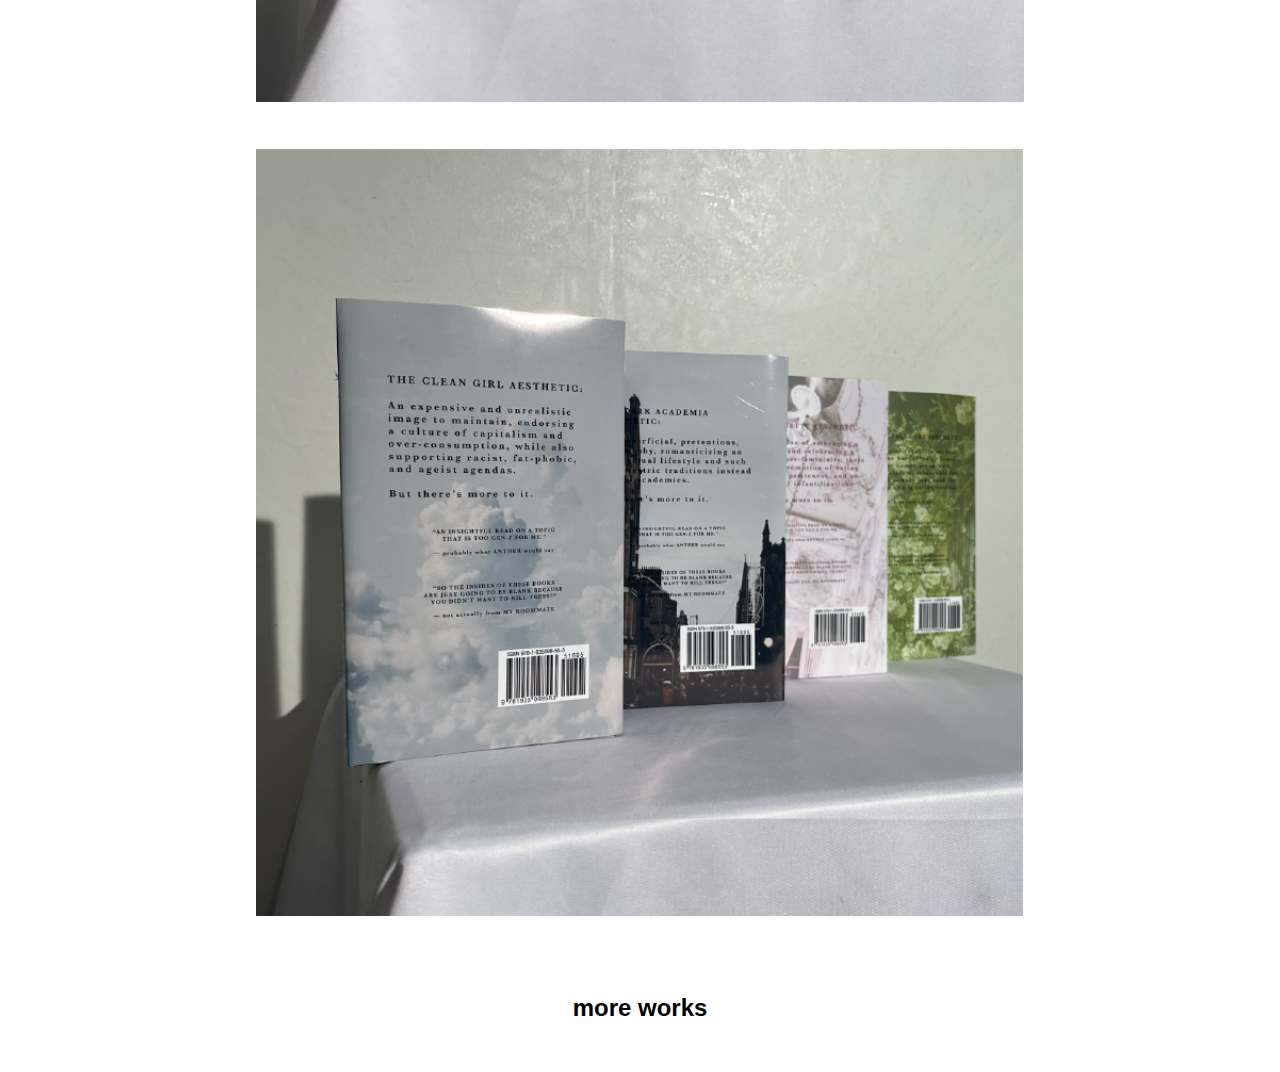
<file: project8.html>
<!DOCTYPE html>
<html lang="en">

<head>
    <meta charset="UTF-8">
    <meta name="viewport" content="width=device-width, initial-scale=1.0">
    <title>Grace Liu - Portfolio</title> 
    <link rel="icon" type="image/icon" href="Icon.png">
    <link rel="stylesheet" href="style.css">
</head>

<body>

    <div class="wrapper"> 
      <home>
        <a href="index.html"><image class="home" src="Home.png"></image></a>
      </home>
      
      <nav class="navbar">
        <ul>
          <li>
            <a href="about.html"><strong>about</strong></a>
          </li>
          <li>
            <strong>&middot</strong>
          </li>
          <li>
            <a href="works.html"><strong>works</strong></a>
          </li>
          <li>
            <strong>&middot</strong>
          </li>
          <li>
            <a href="contact.html"><strong>contact</strong></a>
           </li>
        </ul>
      </nav>

      <image>
        <img class="image" src="Series 1.png">
      </image>

      <article class="info"> 
        <h4>
            <strong>Some Problems I Have With series</strong> 
        </h4>
        <p>
            These dust jackets and book covers are for a ficticious book series 
            that explores the various types of online "aesthetic" trends. This 
            proof of concept project explores the problematic aspects of each 
            aesthetic but also what can be learned from each trend. 
        </p> 
        <p>
            Through the process, I experimented with working in a visual system 
            while utilizing typographic choices to express the variety and visual 
            distinctions of each aesthetic. 
        </p> 
      </article> 

      <image>
        <img class="project" src="Series 3.png">
      </image>
      <image>
        <img class="project" src="Series 2.png">
      </image>
      <image>
        <img class="project" src="Series 4.png">
      </image>
      <image>
        <img class="project" src="Series 5.png">
      </image>
      <image>
        <img class="project" src="Series 6.png">
      </image>
      <image>
        <img class="project" src="Series 7.png">
      </image>
    </div>
    
    <h1>
      <a href="project9.html" class="button"><strong>more works</strong></a>
    </h1>

  </body>

</html>
</file>
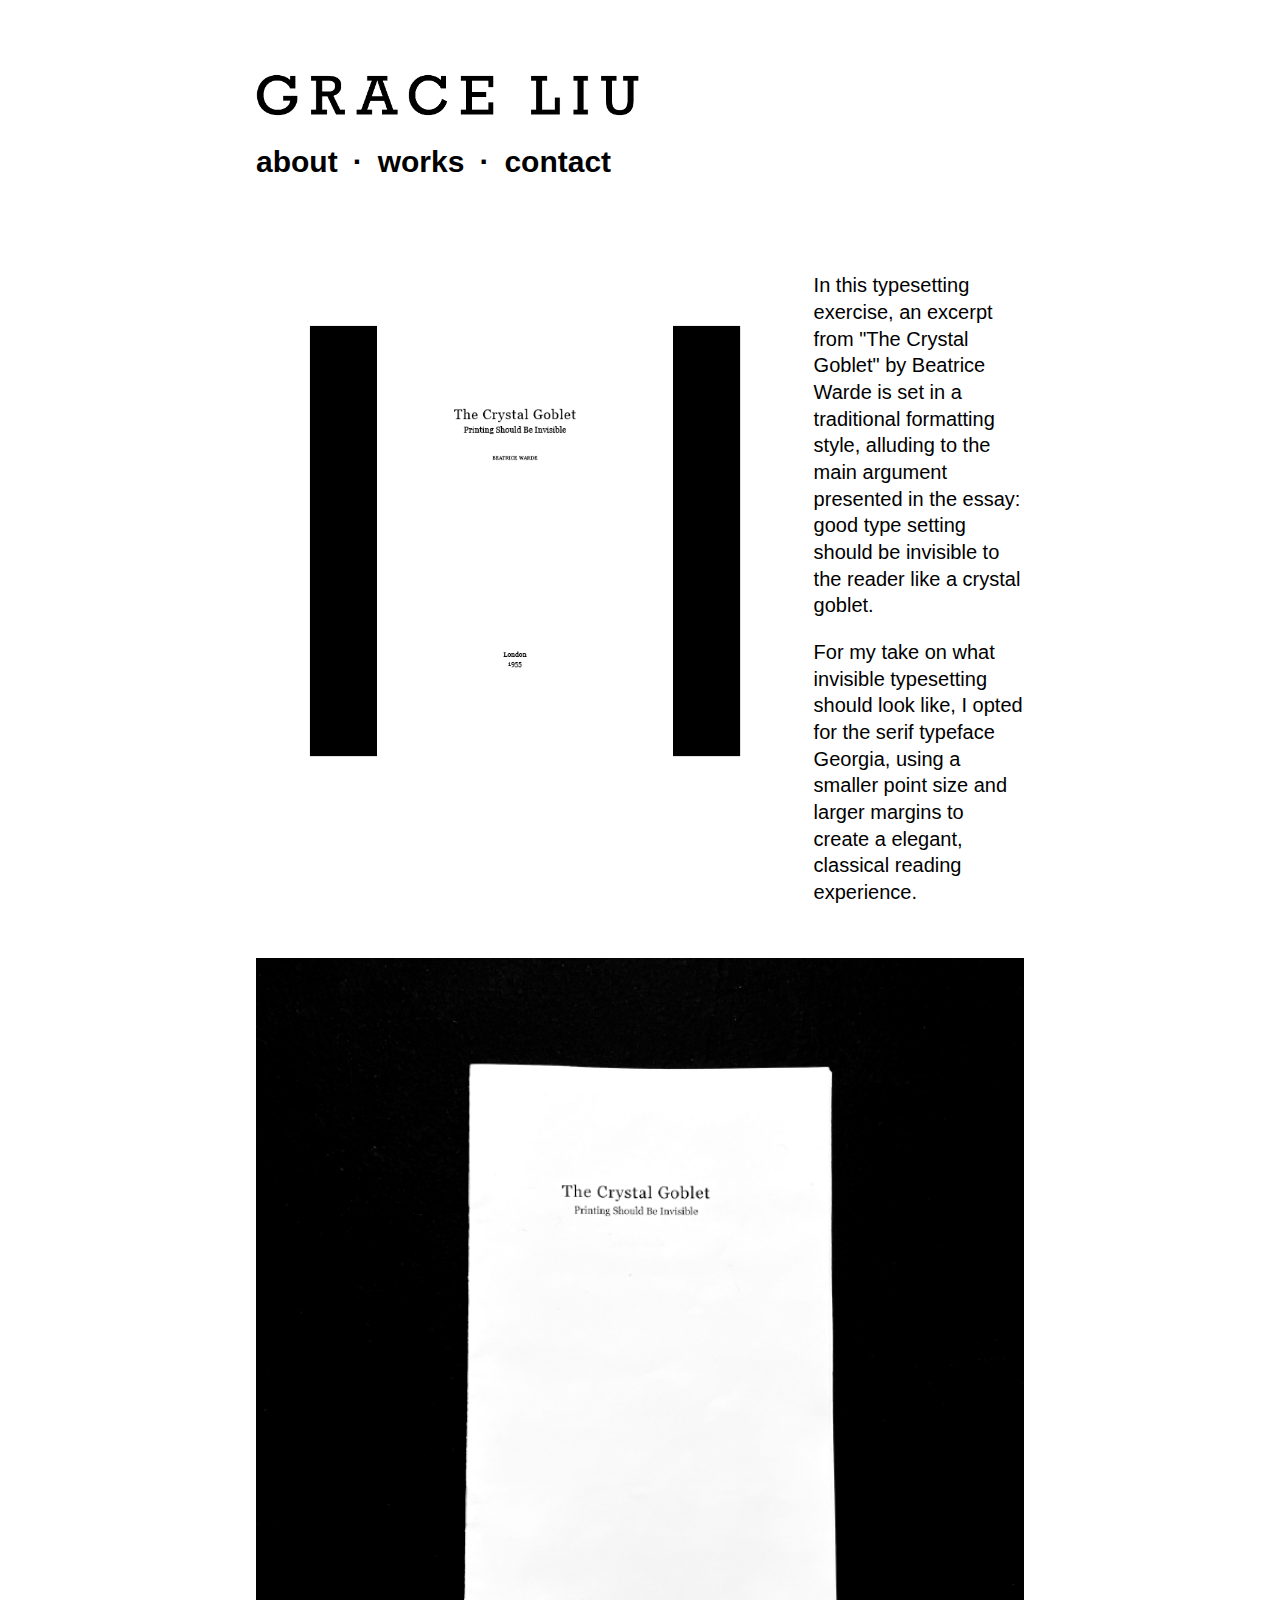
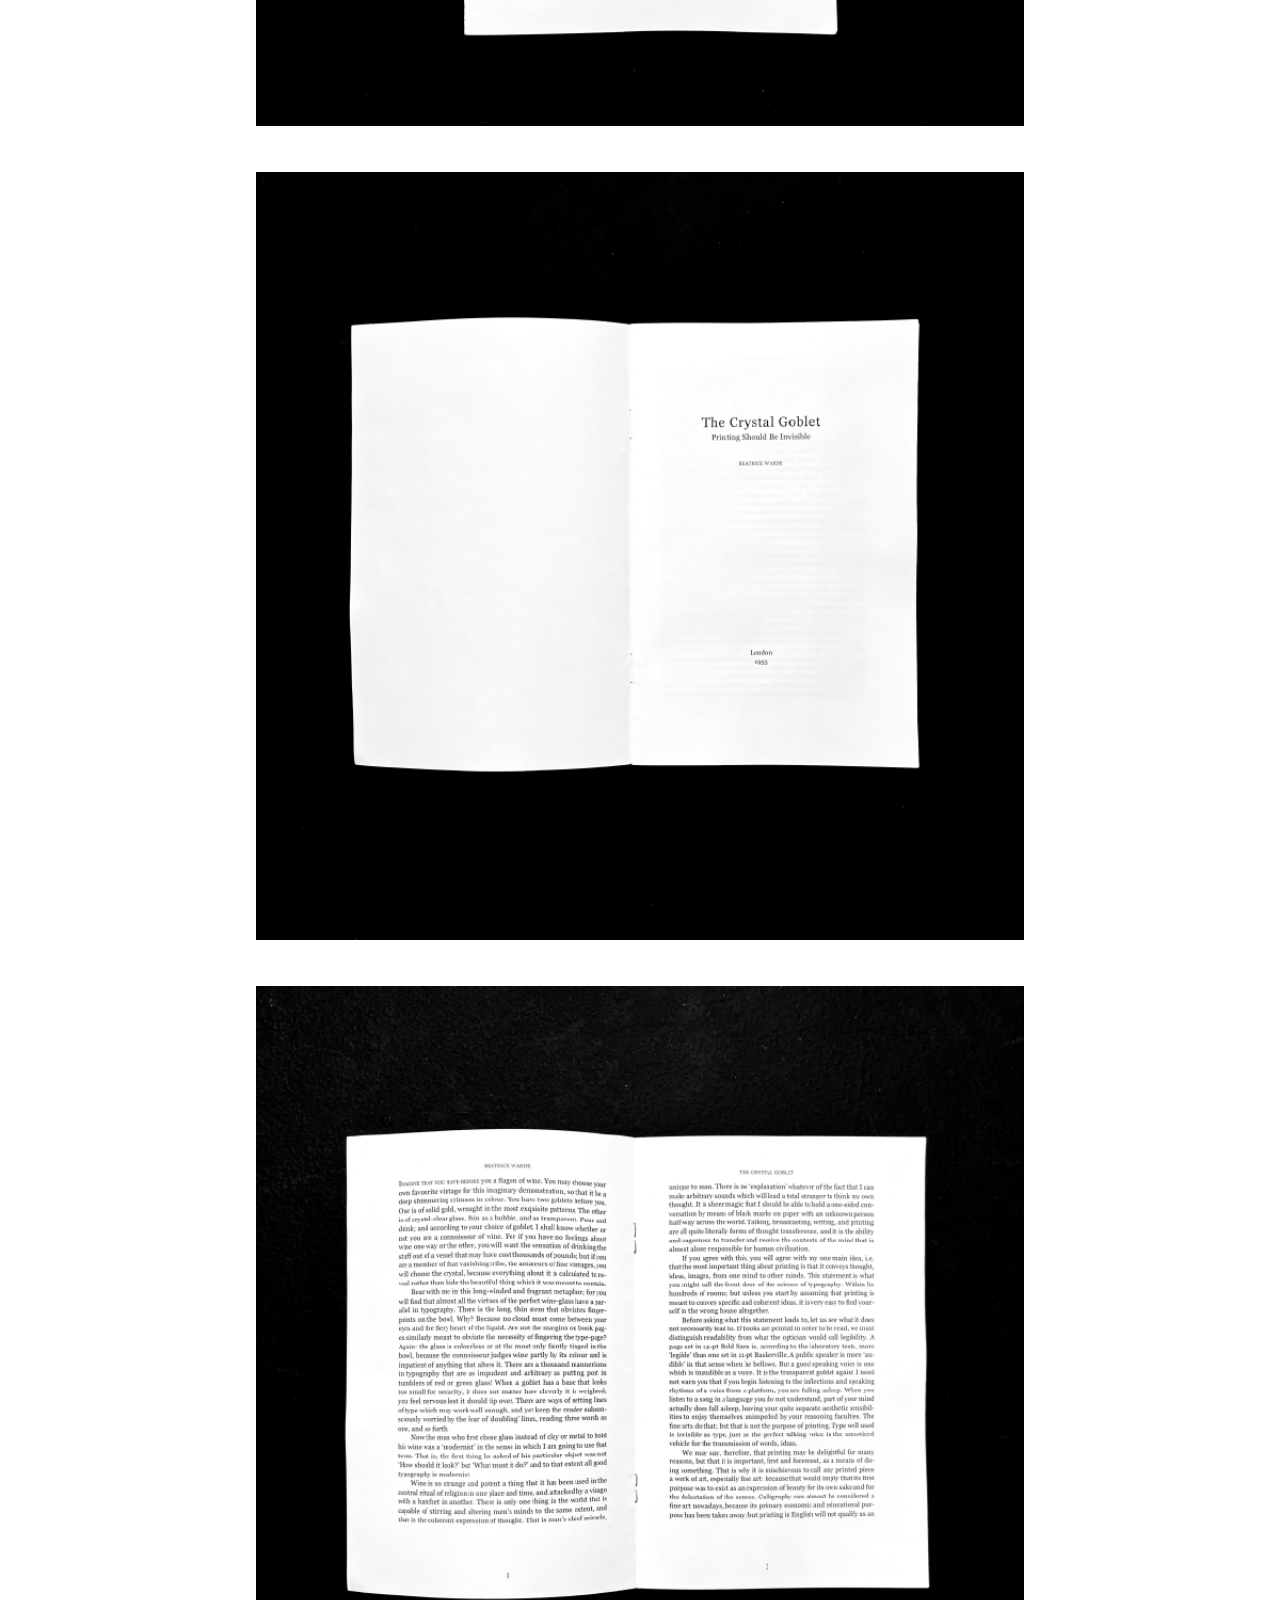
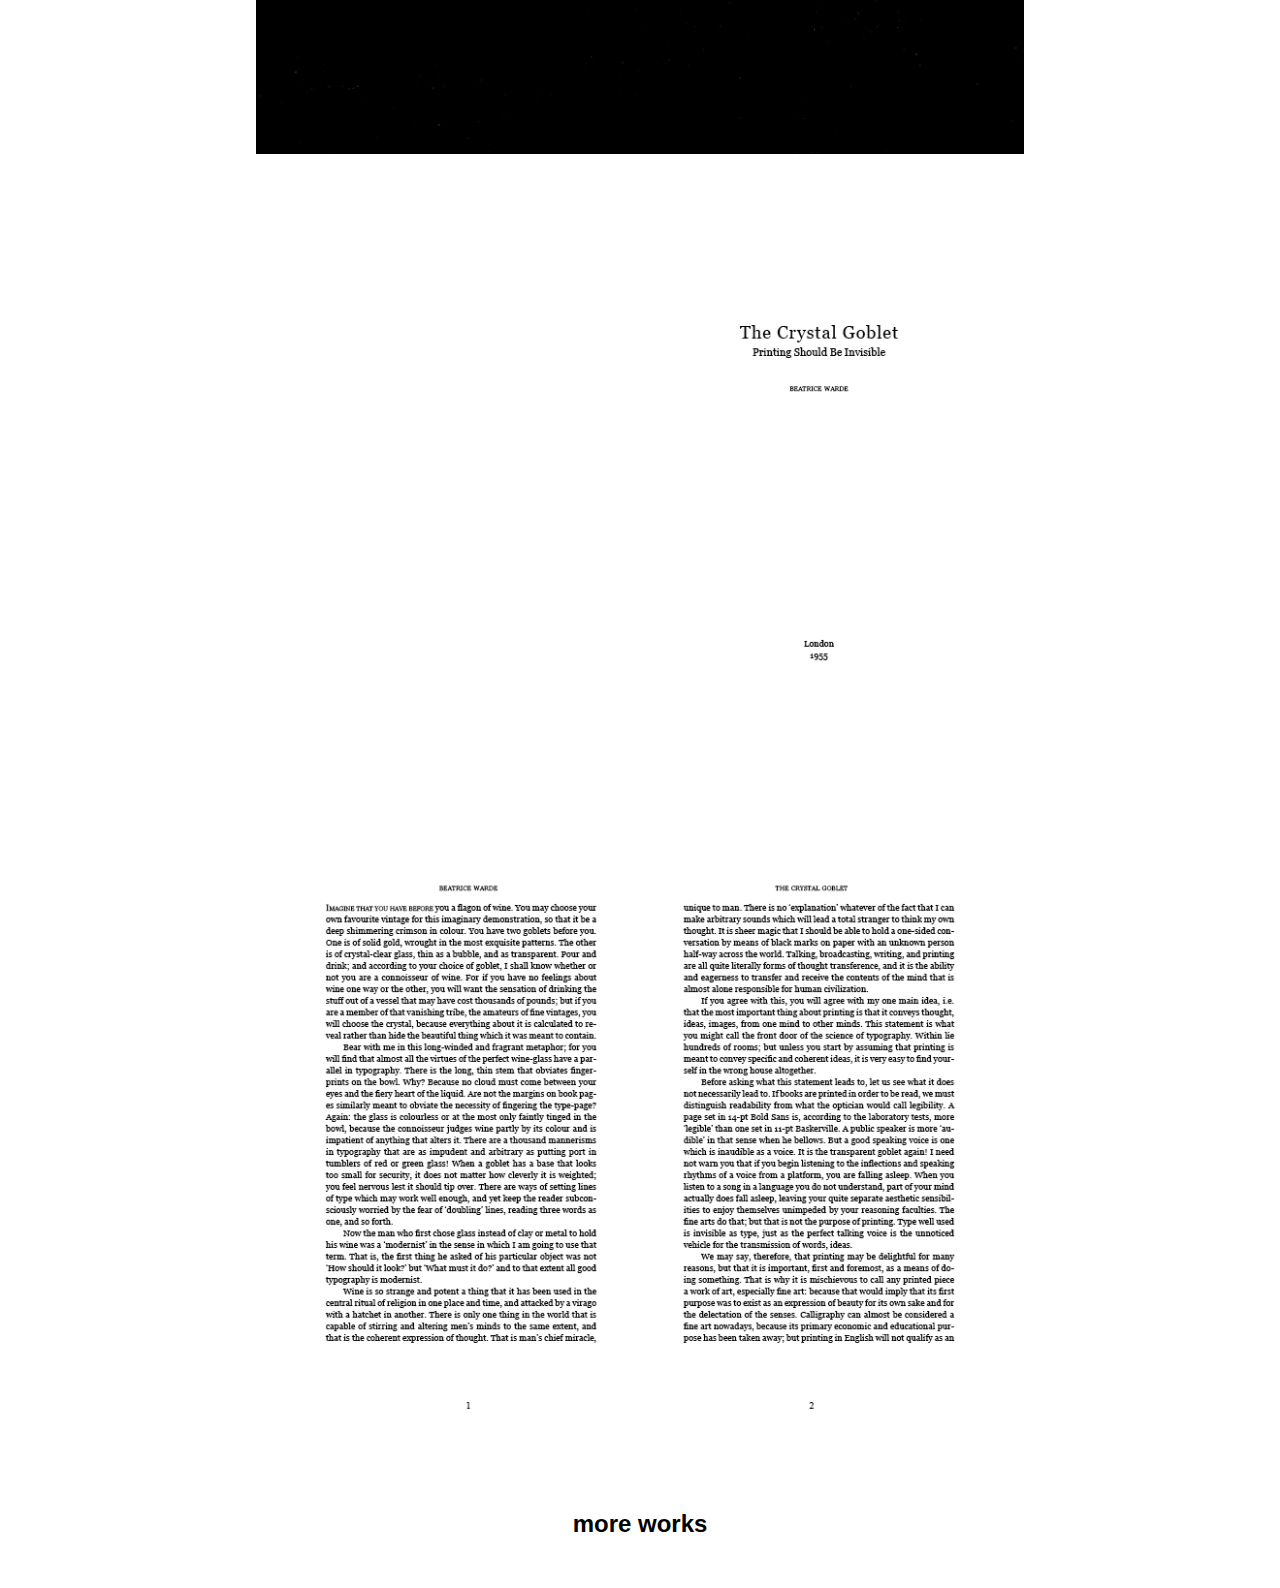
<file: project9.html>
<!DOCTYPE html>
<html lang="en">

<head>
    <meta charset="UTF-8">
    <meta name="viewport" content="width=device-width, initial-scale=1.0">
    <title>Grace Liu - Portfolio</title> 
    <link rel="icon" type="image/icon" href="Icon.png">
    <link rel="stylesheet" href="style.css">
</head>

<body>

    <div class="wrapper"> 
      <home>
        <a href="index.html"><image class="home" src="Home.png"></image></a>
      </home>
      
      <nav class="navbar">
        <ul>
          <li>
            <a href="about.html"><strong>about</strong></a>
          </li>
          <li>
            <strong>&middot</strong>
          </li>
          <li>
            <a href="works.html"><strong>works</strong></a>
          </li>
          <li>
            <strong>&middot</strong>
          </li>
          <li>
            <a href="contact.html"><strong>contact</strong></a>
           </li>
        </ul>
      </nav>

      <image>
        <img class="image" src="Crystal Goblet 1.png">
      </image>

      <article class="info"> 
        <h4>
            <strong>the Crystal Goblet</strong> 
        </h4>
        <p>
            In this typesetting exercise, an excerpt from "The Crystal Goblet" by 
            Beatrice Warde is set in a traditional formatting style, alluding 
            to the main argument presented in the essay: good type setting should 
            be invisible to the reader like a crystal goblet. 
        </p> 
        <p>
            For my take on what invisible typesetting should look like, I opted 
            for the serif typeface Georgia, using a smaller point size and larger 
            margins to create a elegant, classical reading experience. 
        </p> 
      </article> 

      <image>
        <img class="project" src="Crystal Goblet 6.png">
      </image>
      <image>
        <img class="project" src="Crystal Goblet 7.png">
      </image>
      <image>
        <img class="project" src="Crystal Goblet 8.png">
      </image>
      <image>
        <img class="project" src="Crystal Goblet 3.png">
      </image>
      <image>
        <img class="project" src="Crystal Goblet 5.png">
      </image>
    </div>
    
    <h1>
      <a href="project10.html" class="button"><strong>more works</strong></a>
    </h1>
  </body>

</html>
</file>
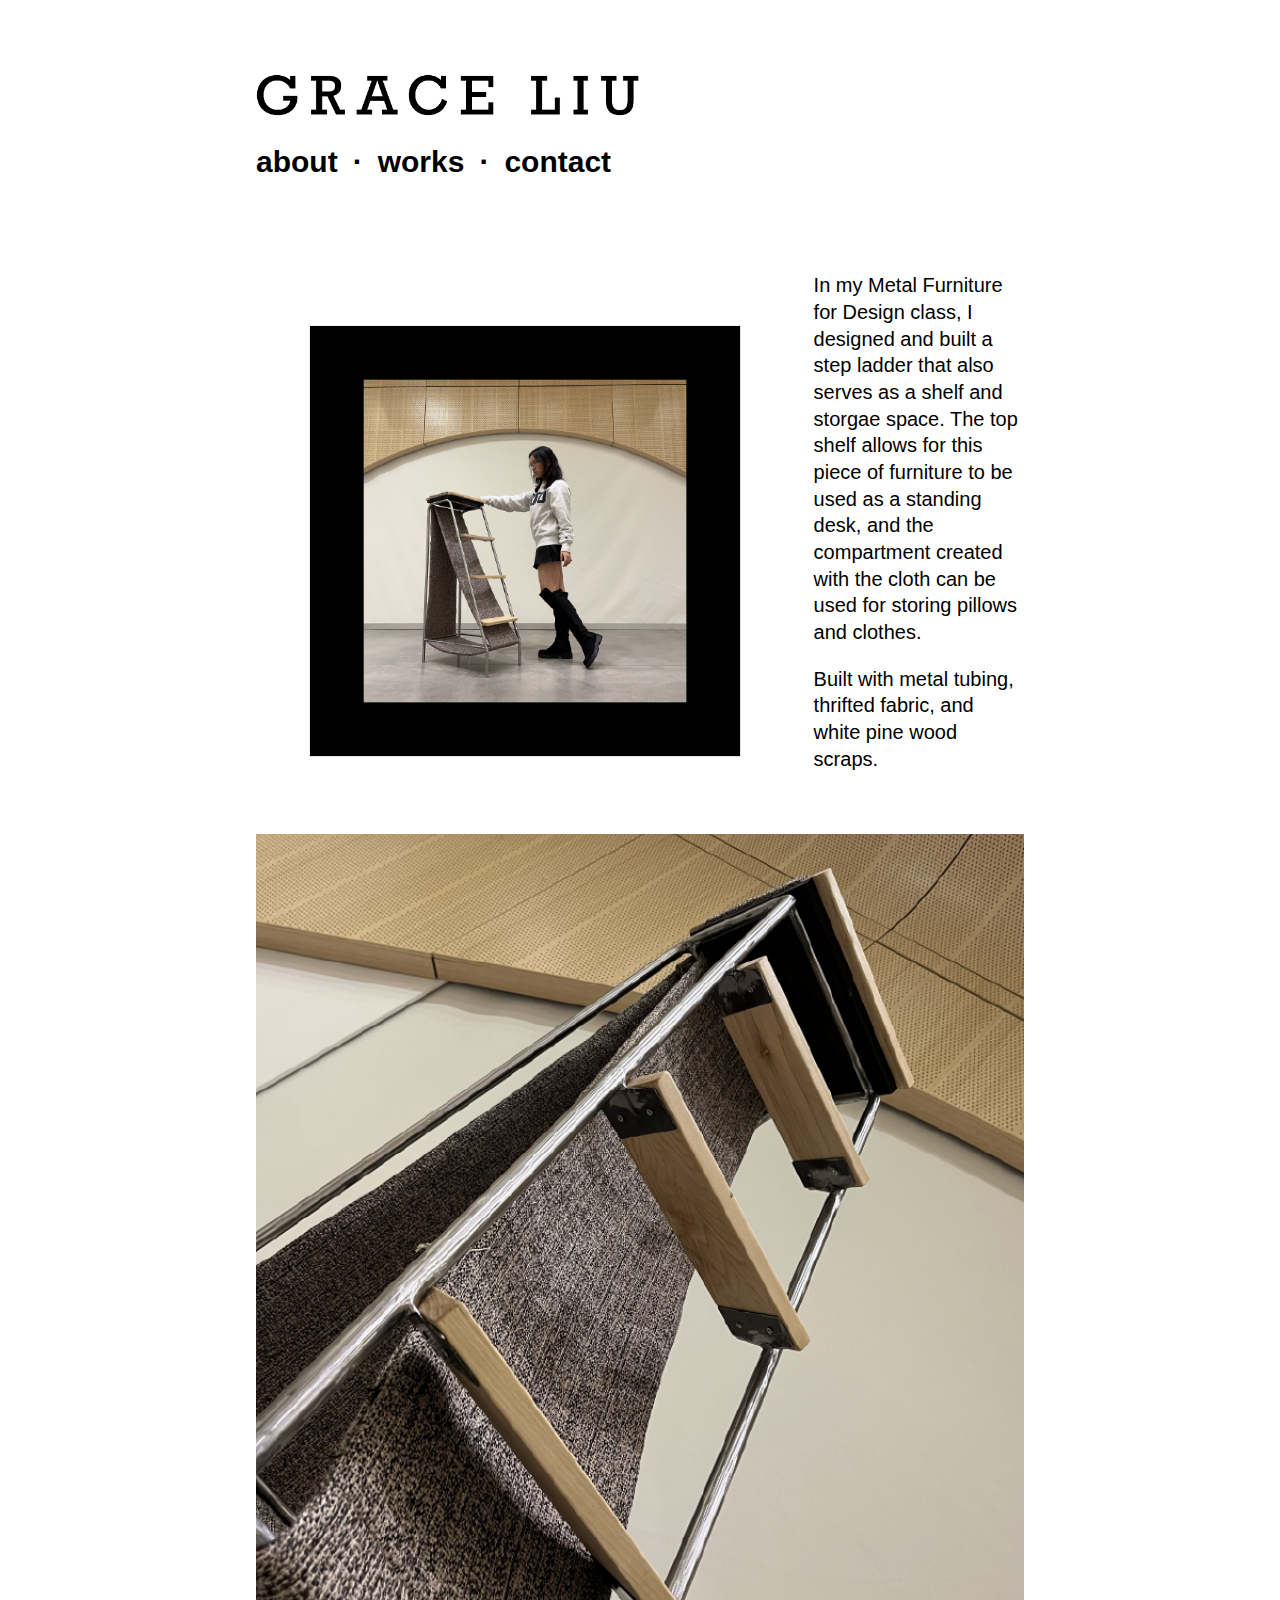
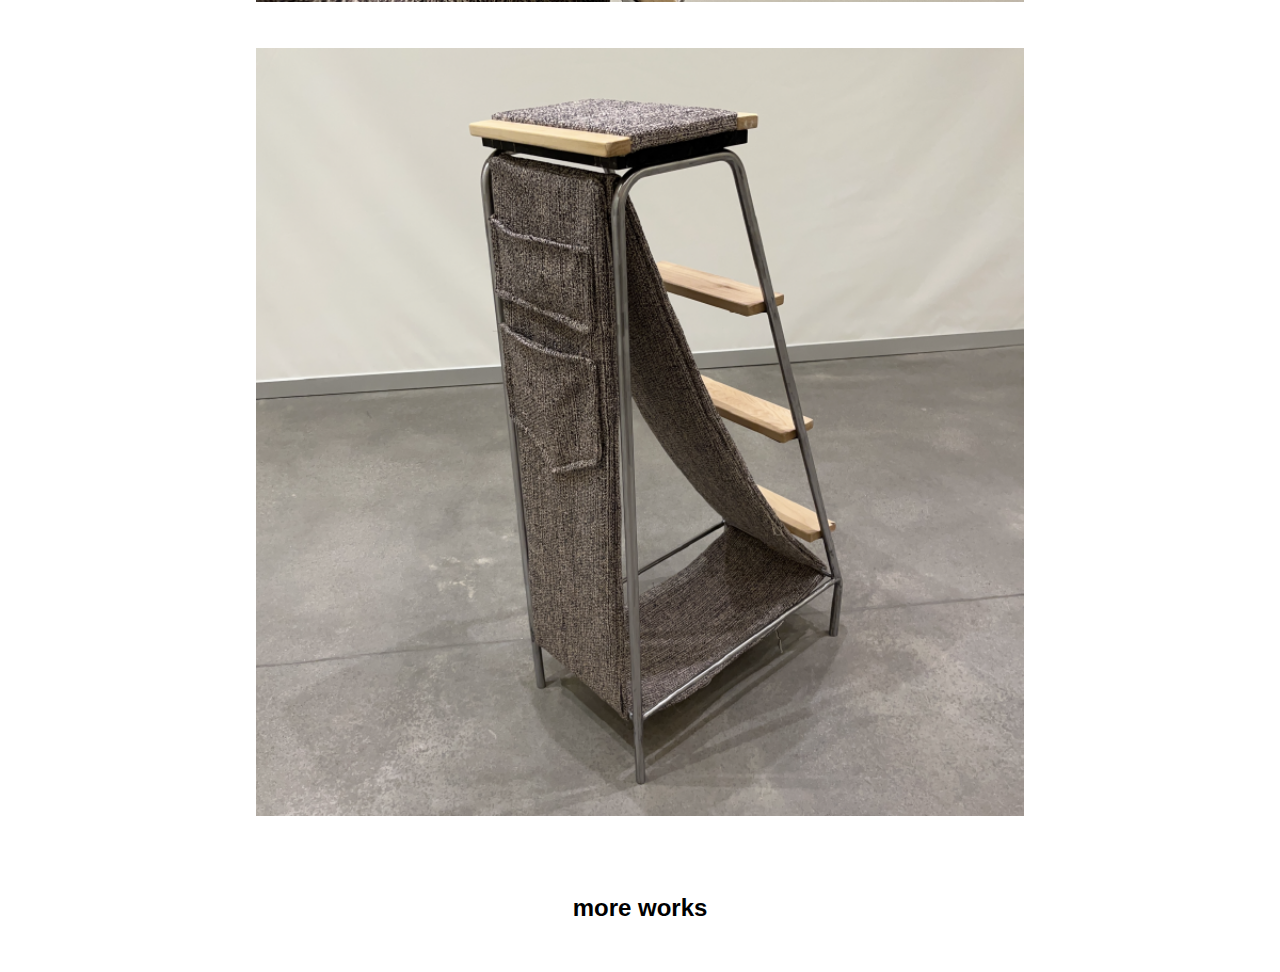
<file: projecta.html>
<!DOCTYPE html>
<html lang="en">

<head>
    <meta charset="UTF-8">
    <meta name="viewport" content="width=device-width, initial-scale=1.0">
    <title>Grace Liu - Portfolio</title> 
    <link rel="icon" type="image/icon" href="Icon.png">
    <link rel="stylesheet" href="style.css">
</head>

<body>

    <div class="wrapper"> 
      <home>
        <a href="index.html"><image class="home" src="Home.png"></image></a>
      </home>
      
      <nav class="navbar">
        <ul>
          <li>
            <a href="about.html"><strong>about</strong></a>
          </li>
          <li>
            <strong>&middot</strong>
          </li>
          <li>
            <a href="works.html"><strong>works</strong></a>
          </li>
          <li>
            <strong>&middot</strong>
          </li>
          <li>
            <a href="contact.html"><strong>contact</strong></a>
           </li>
        </ul>
      </nav>

      <image>
        <img class="image" src="Shelf 1.png">
      </image>

      <article class="info"> 
        <h4>
            <strong>Step Ladder Shelf</strong> 
        </h4>
        <p>
            In my Metal Furniture for Design class, I designed and built a 
            step ladder that also serves as a shelf and storgae space. The 
            top shelf allows for this piece of furniture to be used as a 
            standing desk, and the compartment created with the cloth can 
            be used for storing pillows and clothes. 
        </p> 
        <p>
            Built with metal tubing, thrifted fabric, and white pine wood 
            scraps. 
        </p> 
      </article> 

      <image>
        <img class="project" src="Shelf 2.png">
      </image>
      <image>
        <img class="project" src="Shelf 4.png">
      </image>
    </div>
    
    <h1>
      <a href="projectc.html" class="button"><strong>more works</strong></a>
    </h1>

  </body>

</html>
</file>
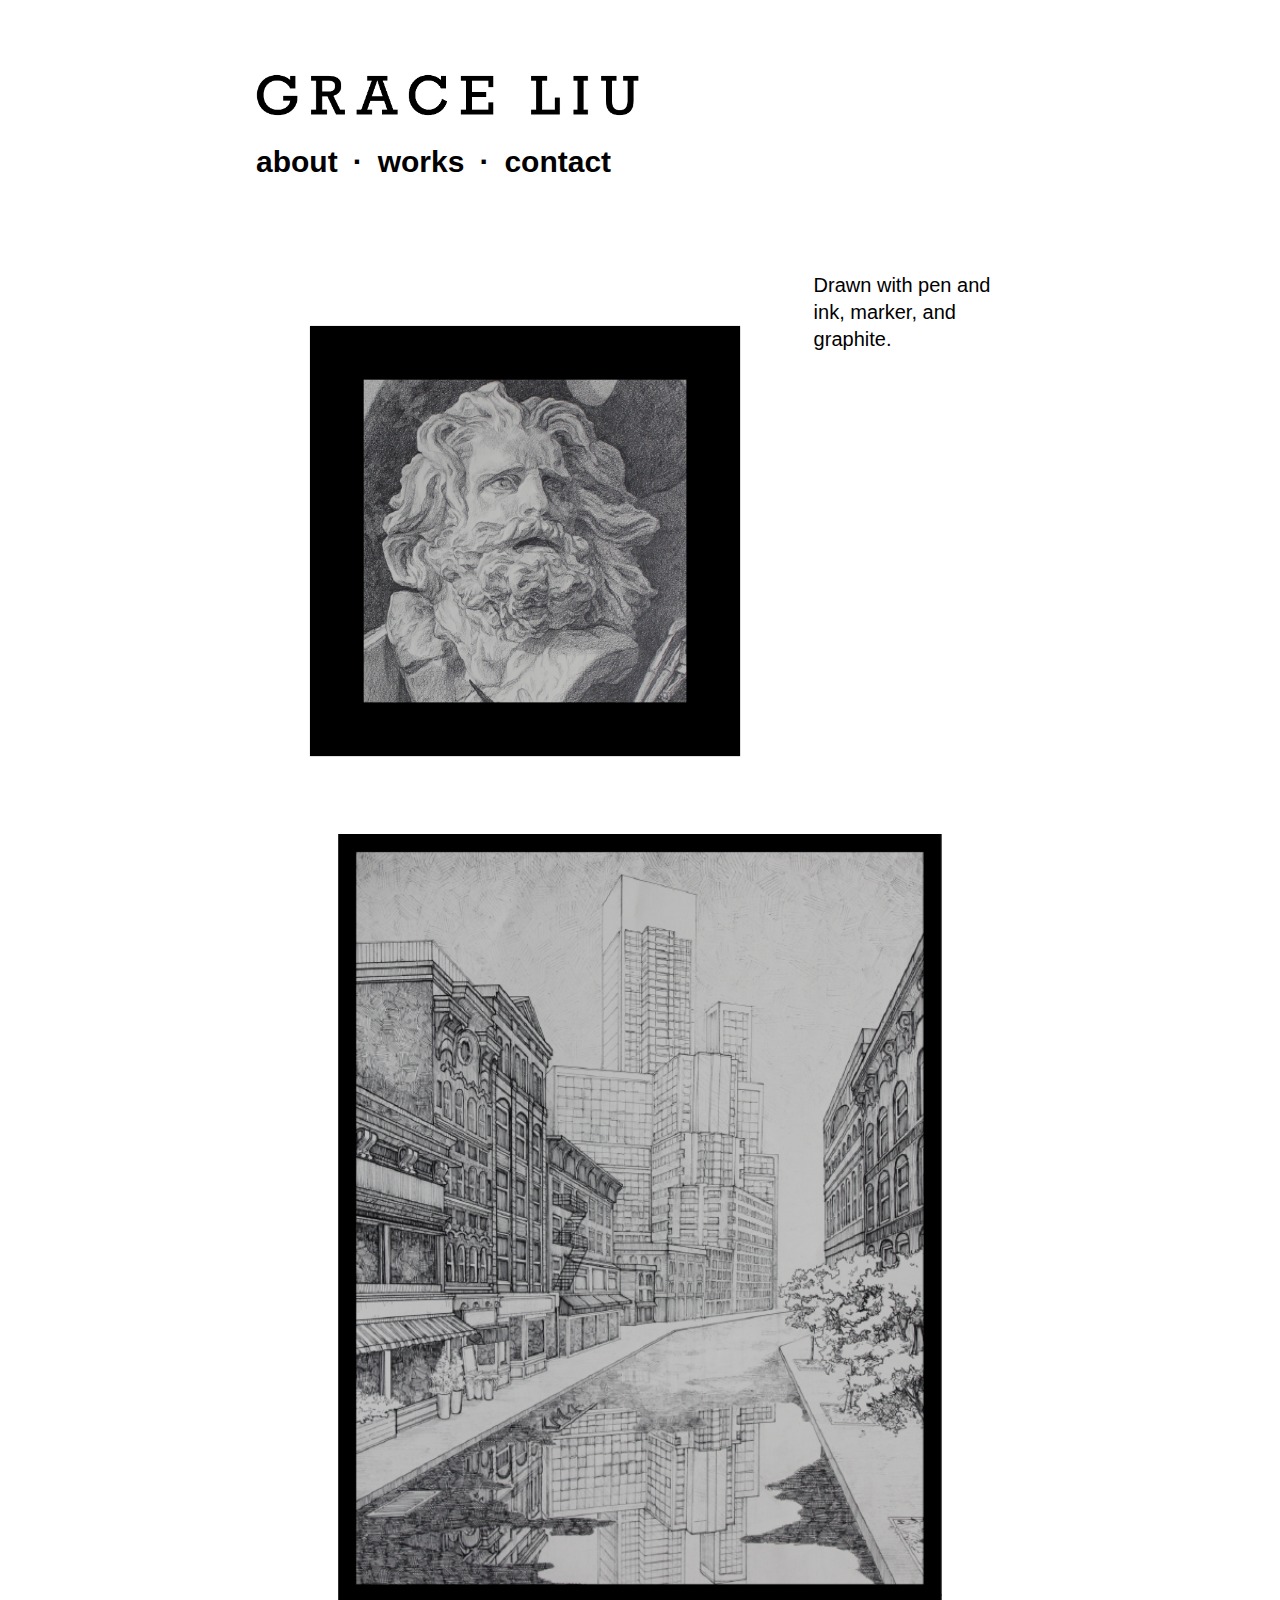
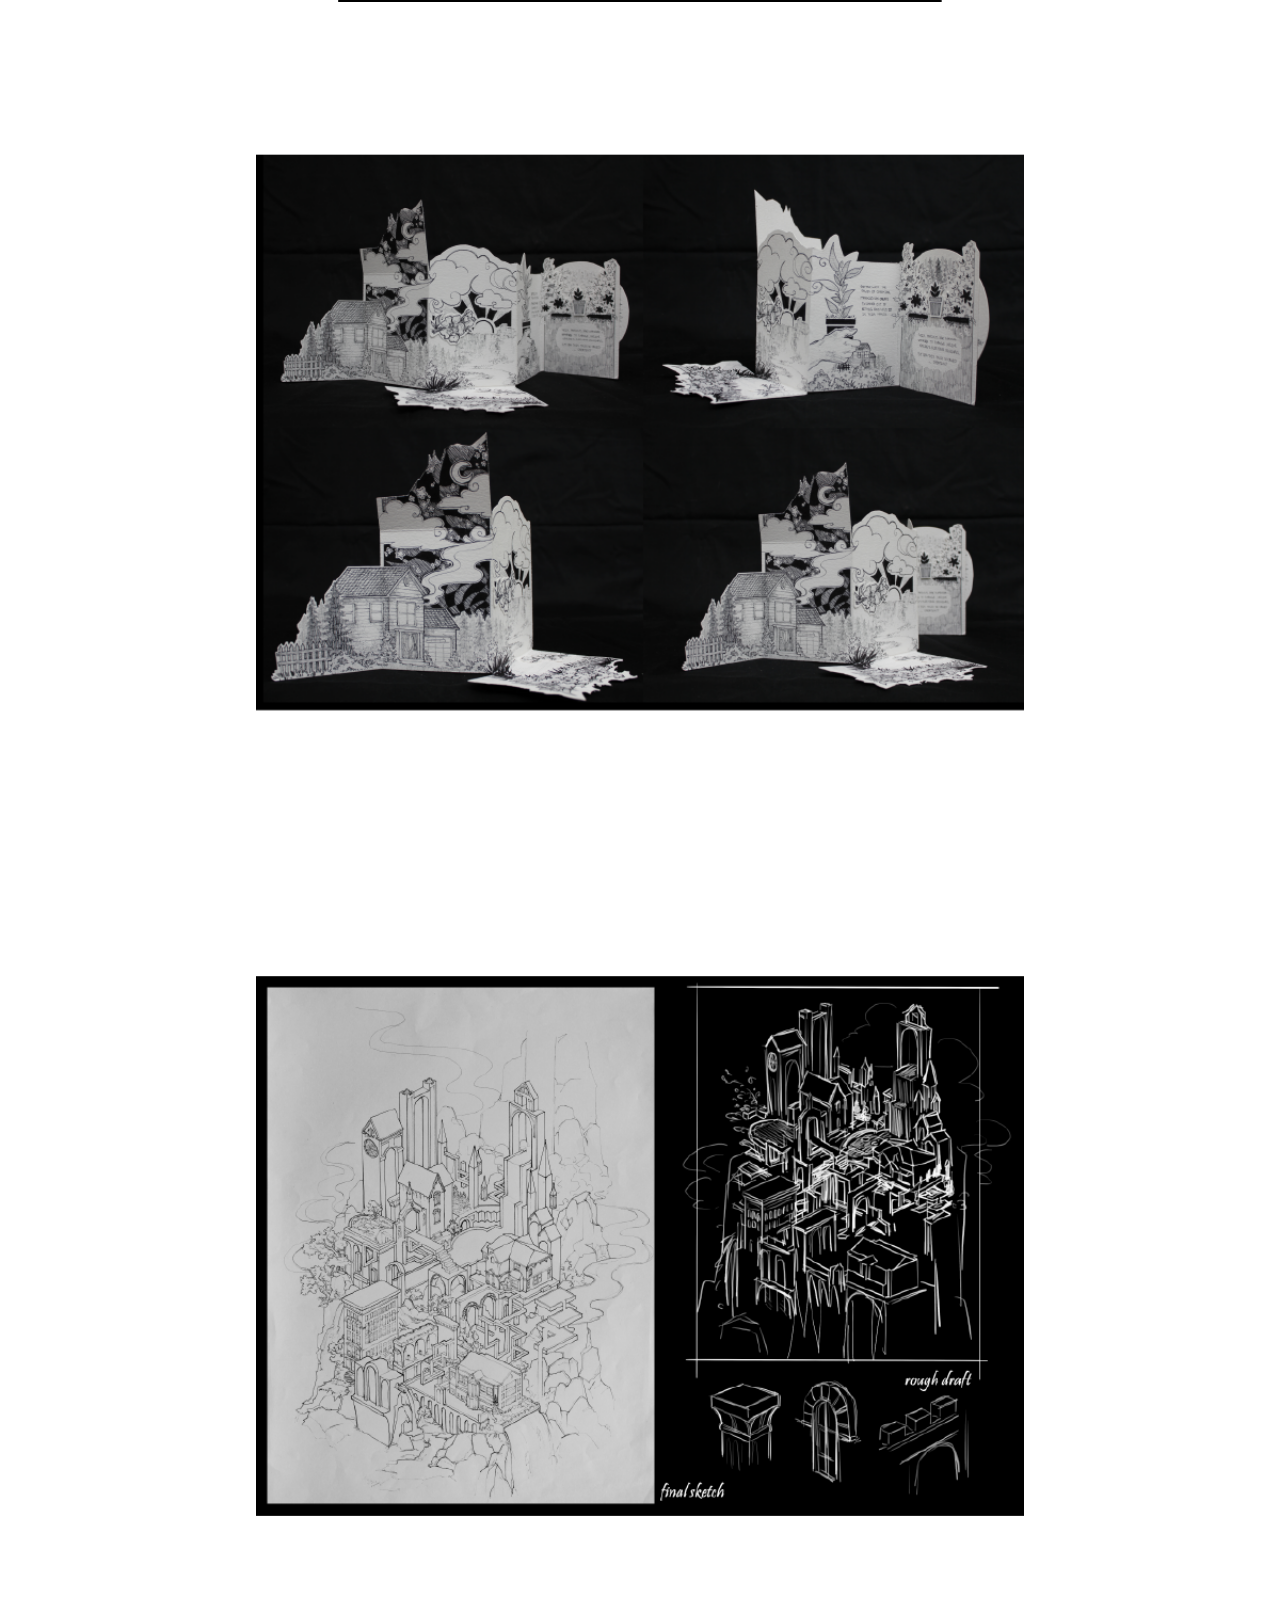
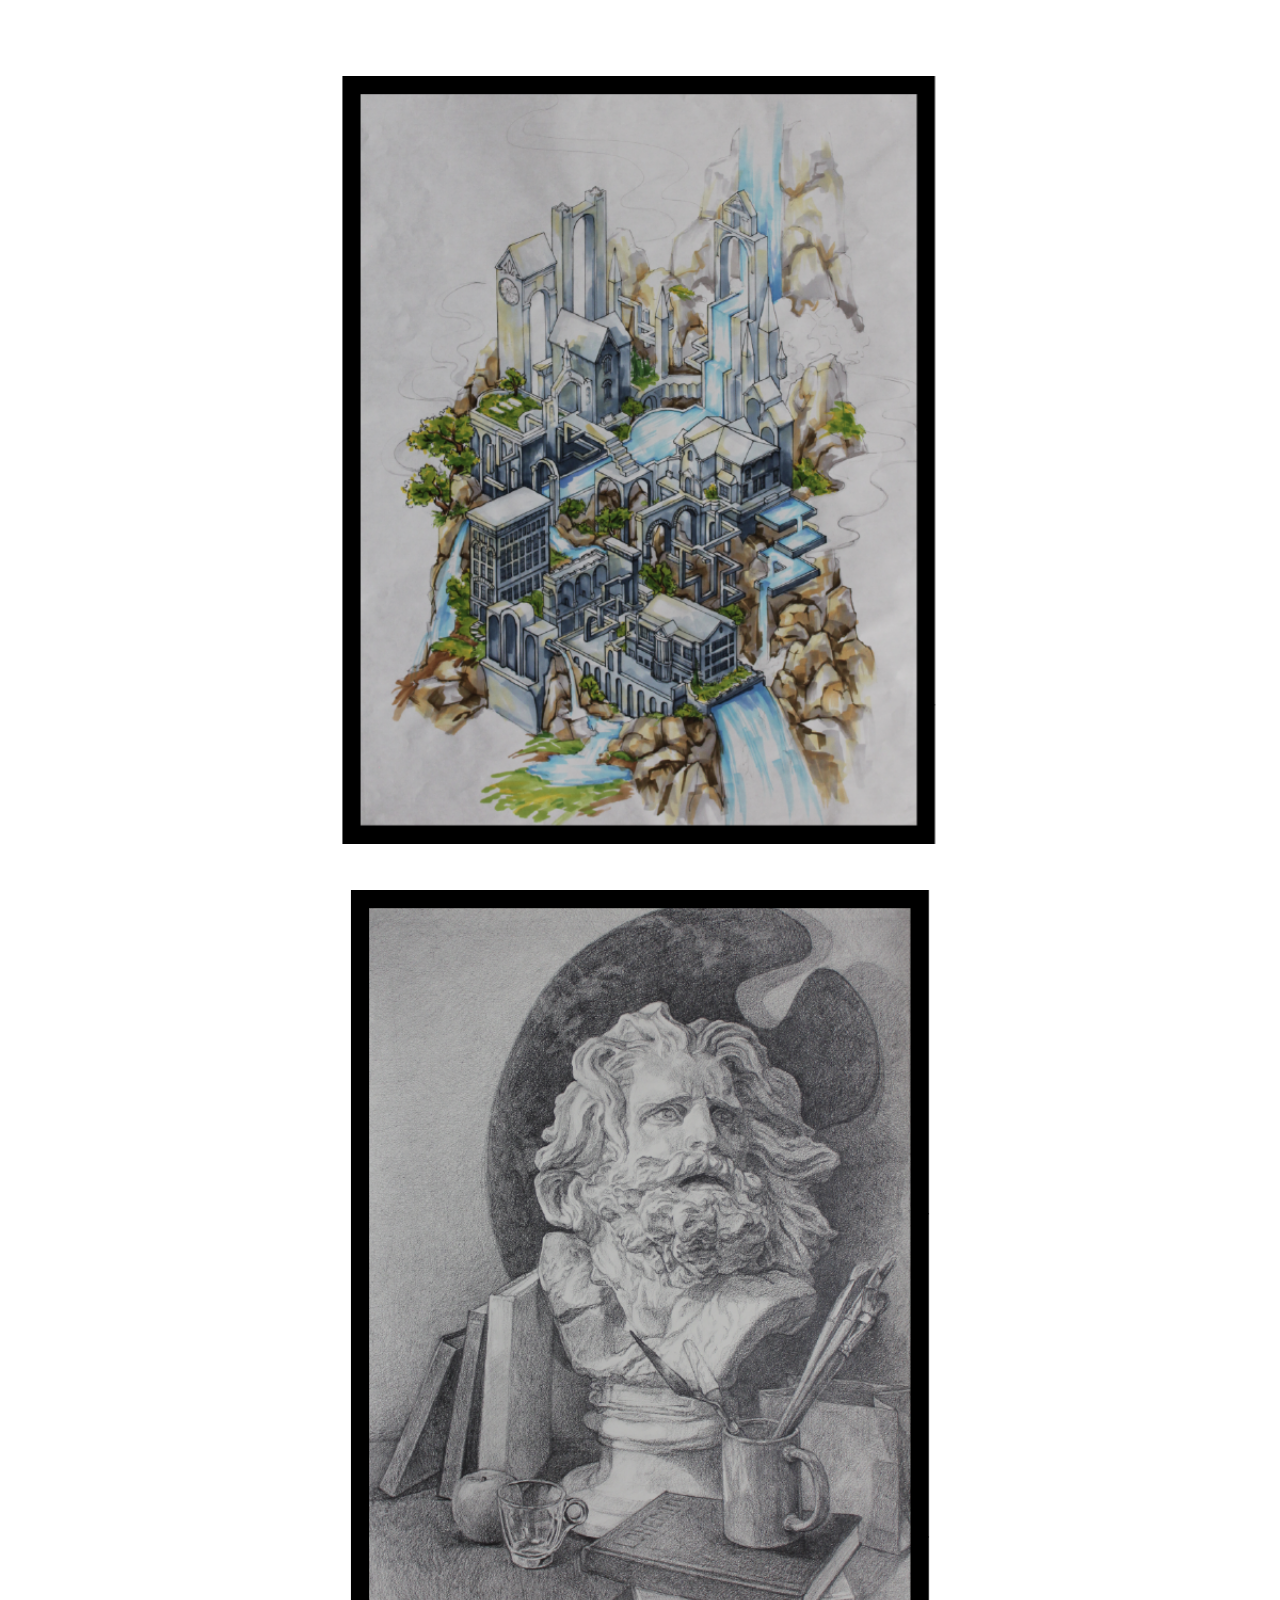
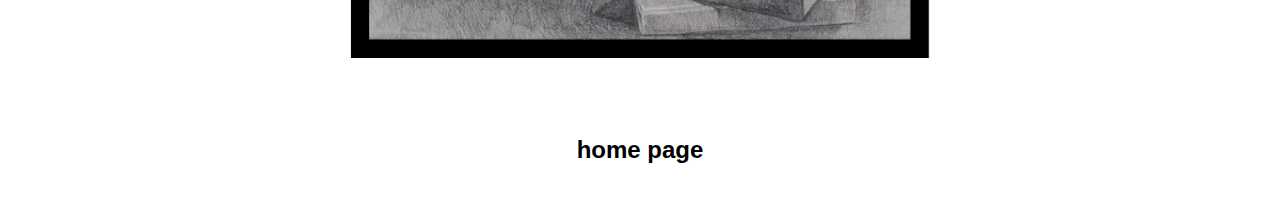
<file: projectb.html>
<!DOCTYPE html>
<html lang="en">

<head>
    <meta charset="UTF-8">
    <meta name="viewport" content="width=device-width, initial-scale=1.0">
    <title>Grace Liu - Portfolio</title> 
    <link rel="icon" type="image/icon" href="Icon.png">
    <link rel="stylesheet" href="style.css">
</head>

<body>

    <div class="wrapper"> 
      <home>
        <a href="index.html"><image class="home" src="Home.png"></image></a>
      </home>
      
      <nav class="navbar">
        <ul>
          <li>
            <a href="about.html"><strong>about</strong></a>
          </li>
          <li>
            <strong>&middot</strong>
          </li>
          <li>
            <a href="works.html"><strong>works</strong></a>
          </li>
          <li>
            <strong>&middot</strong>
          </li>
          <li>
            <a href="contact.html"><strong>contact</strong></a>
           </li>
        </ul>
      </nav>

      <image>
        <img class="image" src="Artist 1.png">
      </image>

      <article class="info"> 
        <h4>
            <strong>various drawings</strong> 
        </h4>
        <p>
            Drawn with pen and ink, marker, and graphite.  
        </p> 
      </article> 

      <image>
        <img class="project" src="Artist 3.png">
      </image> 
      <image>
        <img class="project" src="Artist 4.png">
      </image>
      <image>
        <img class="project" src="Artist 5.png">
      </image>
      <image>
        <img class="project" src="Artist 6.png">
      </image>
      <image>
        <img class="project" src="Artist 7.png">
      </image>
    </div>
    
    <h1>
      <a href="index.html" class="button"><strong>home page</strong></a>
    </h1>

  </body>

</html>
</file>
<file: style.css>
* {
    margin: 0; 
    padding: 0; 
}

a:link {
    color: black; 
    text-decoration: none;
}

a:visited {
    color: black; 
    text-decoration: none;
}

a:hover {
    text-decoration: none; 
    opacity: 50%;
} 

a:active {
    opacity: 50%;
}

.wrapper {
    background-color: white;
    width: 320px; 
    margin: 0 auto; 
}

.home {
    width: 50%; 
    padding-top: 2em; 
}

.navbar ul{
    list-style-type: none; 
    overflow: hidden;
    padding-bottom: 1.5em;
    color: black; 
    font-family: Arial, sans-serif; 
    font-size: 1.25em;
}

.navbar li {
    float: left; 
    padding-right: 0.5em;
}

.image {
    width: 100%; 
    padding-bottom: 1.5em;
}

.info {
    width: 100%; 
    padding-bottom: 2em;
}

p {
    padding-bottom: 1em;
    color: black; 
    font-family: Arial, Helvetica, sans-serif; 
    font-weight: normal; 
    font-size: 1.25em; 
    line-height: 1.333em; 
}

.footer {
    width: 100%; 
}

h1 {
    text-align: center;
    padding-bottom: 2em;
    color: black; 
    font-family: Arial, Helvetica, sans-serif; 
    font-size: 1em; 
    line-height: 1.333em; 
}

h4 {
    padding-bottom: 1.5em;
    color: black; 
    text-align: center;
    font-family: Arial, Helvetica, sans-serif; 
    font-weight: normal; 
    font-size: 1.25em; 
    line-height: 1.333em; 
}

.gallery {
    background-color: white;
    width: 320px; 
    margin: 0 auto; 
    padding-top: 1em;
    display: grid; 
    grid-template-columns: repeat(2, 1fr); 
    grid-gap: 1.5em; 
} 

.gallery img {
    width: 100%; 
    height: 100%; 
}

.project {
    width: 100%; 
    padding-bottom: 1.5em;
}

.contact {
    width: 100%; 
}

h3 {
    padding-top: 1em;
    color: black; 
    font-family: Arial, Helvetica, sans-serif; 
    font-weight: normal;
    font-size: 1.25em; 
    line-height: 1.333em; 
}

.list li{
    padding-top: 1em; 
    text-align: center;
}

.list ul{
    list-style-type: none; 
    overflow: hidden; 
    color: black; 
    font-family: Arial, sans-serif; 
    font-size: 1.25em;
    line-height: 1.333em; 
}


@media only screen and (min-width: 1000px) {
    
    .wrapper {
        width: 768px; 
    }

    .home {
        width: 50%; 
        padding-top: 3em; 
    }
    
    nav {
        padding-bottom: 2em;
        font-size: 1.5em;
    }
    
    .image {
        width: 70%; 
        float: left; 
    }
    
    .info {
        width: 30%; 
        float: right; 
    }
    
    p {
        padding-bottom: 1em;
        padding-left: 1em;
    }

    .footer {
        clear: both;
    }

    h1 {
        padding-top: 2em; 
        padding-bottom: 2em;
        font-size: 1.5em; 
    } 

    h4 {
        display: none; 
    }

    .gallery {
        width: 768px; 
        grid-template-columns: repeat(3, 1fr); 
    }

    h3 {
        text-align: center;
    }


}

@media only screen and (min-width: 1920px) {

    .wrapper {
        width: 75%
    }

    nav {
        font-size: 2em;
    }

    p {
        padding-left: 2em;
        font-size: 2em; 
    }

    h3 {
        font-size: 2em; 
    } 

    .list ul{
        font-size: 2em;
    }

    .gallery {
        width: 75%; 
    }

}
</file>
